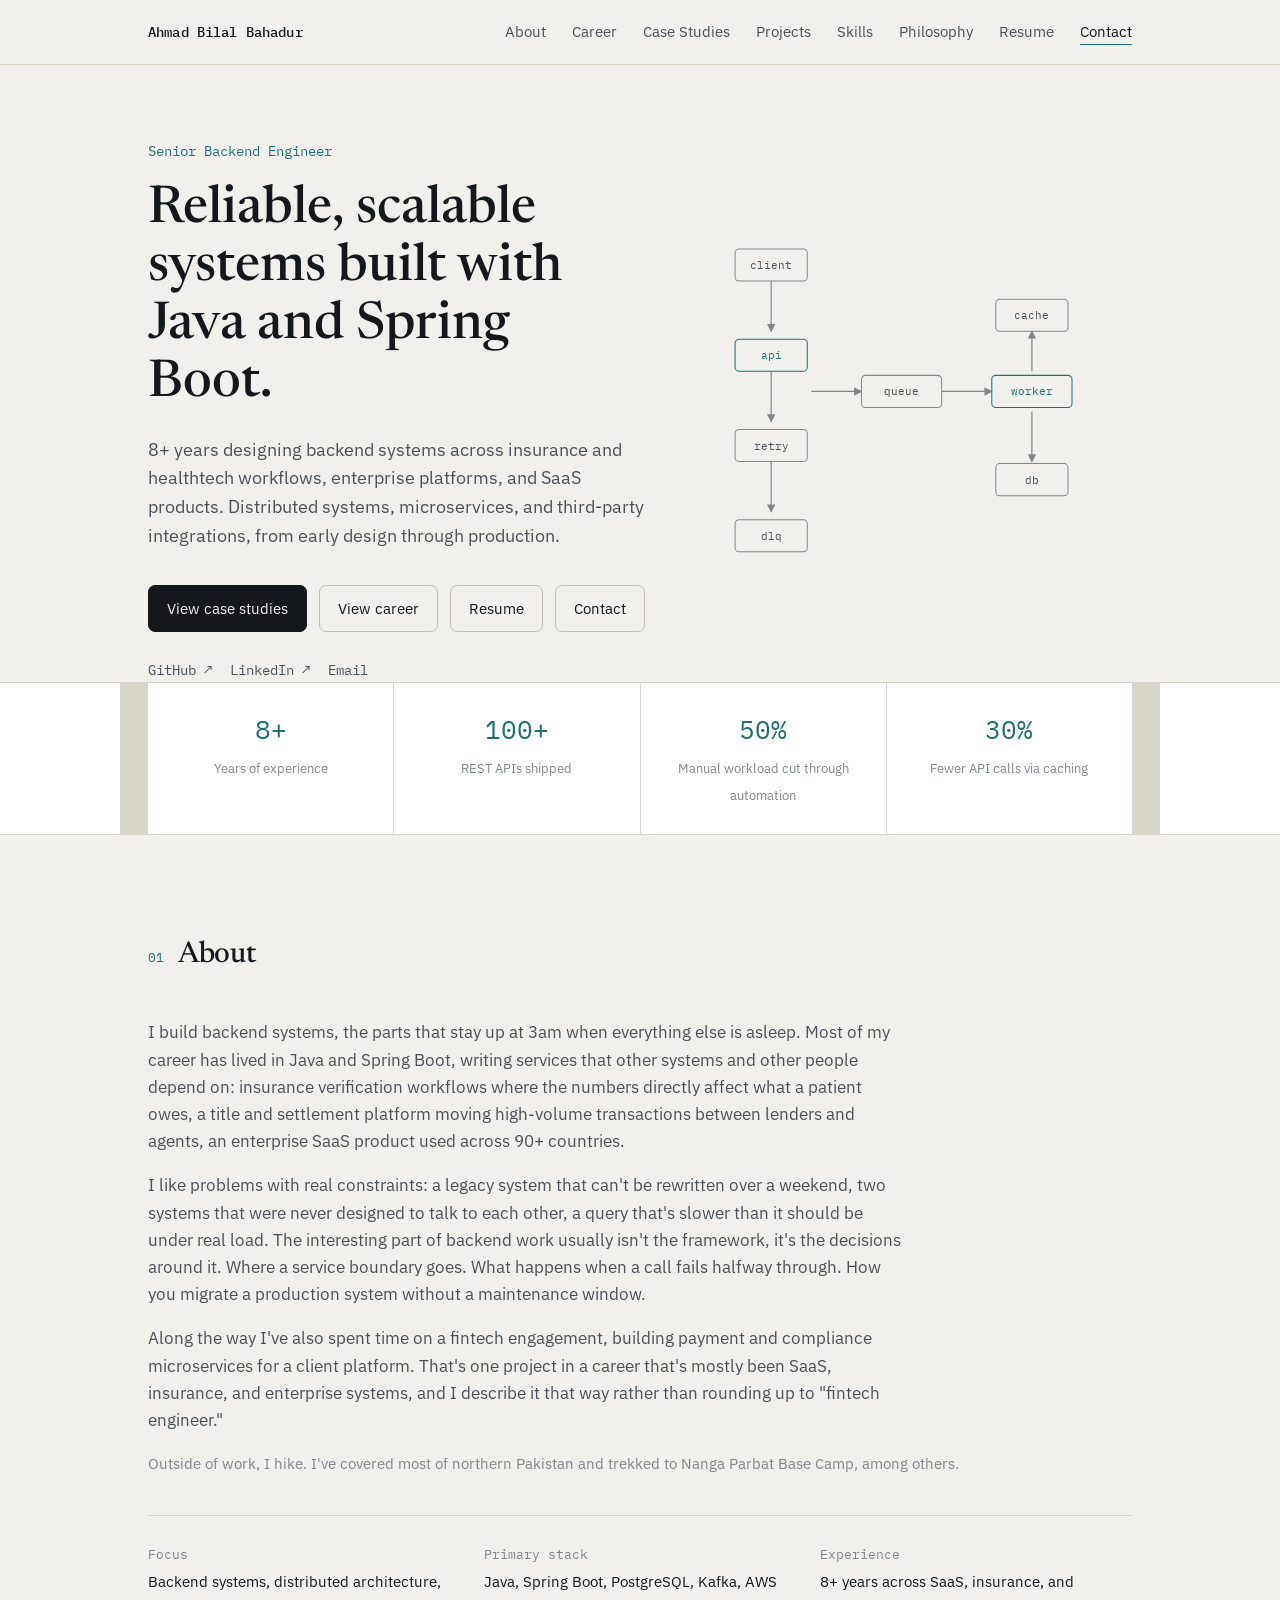
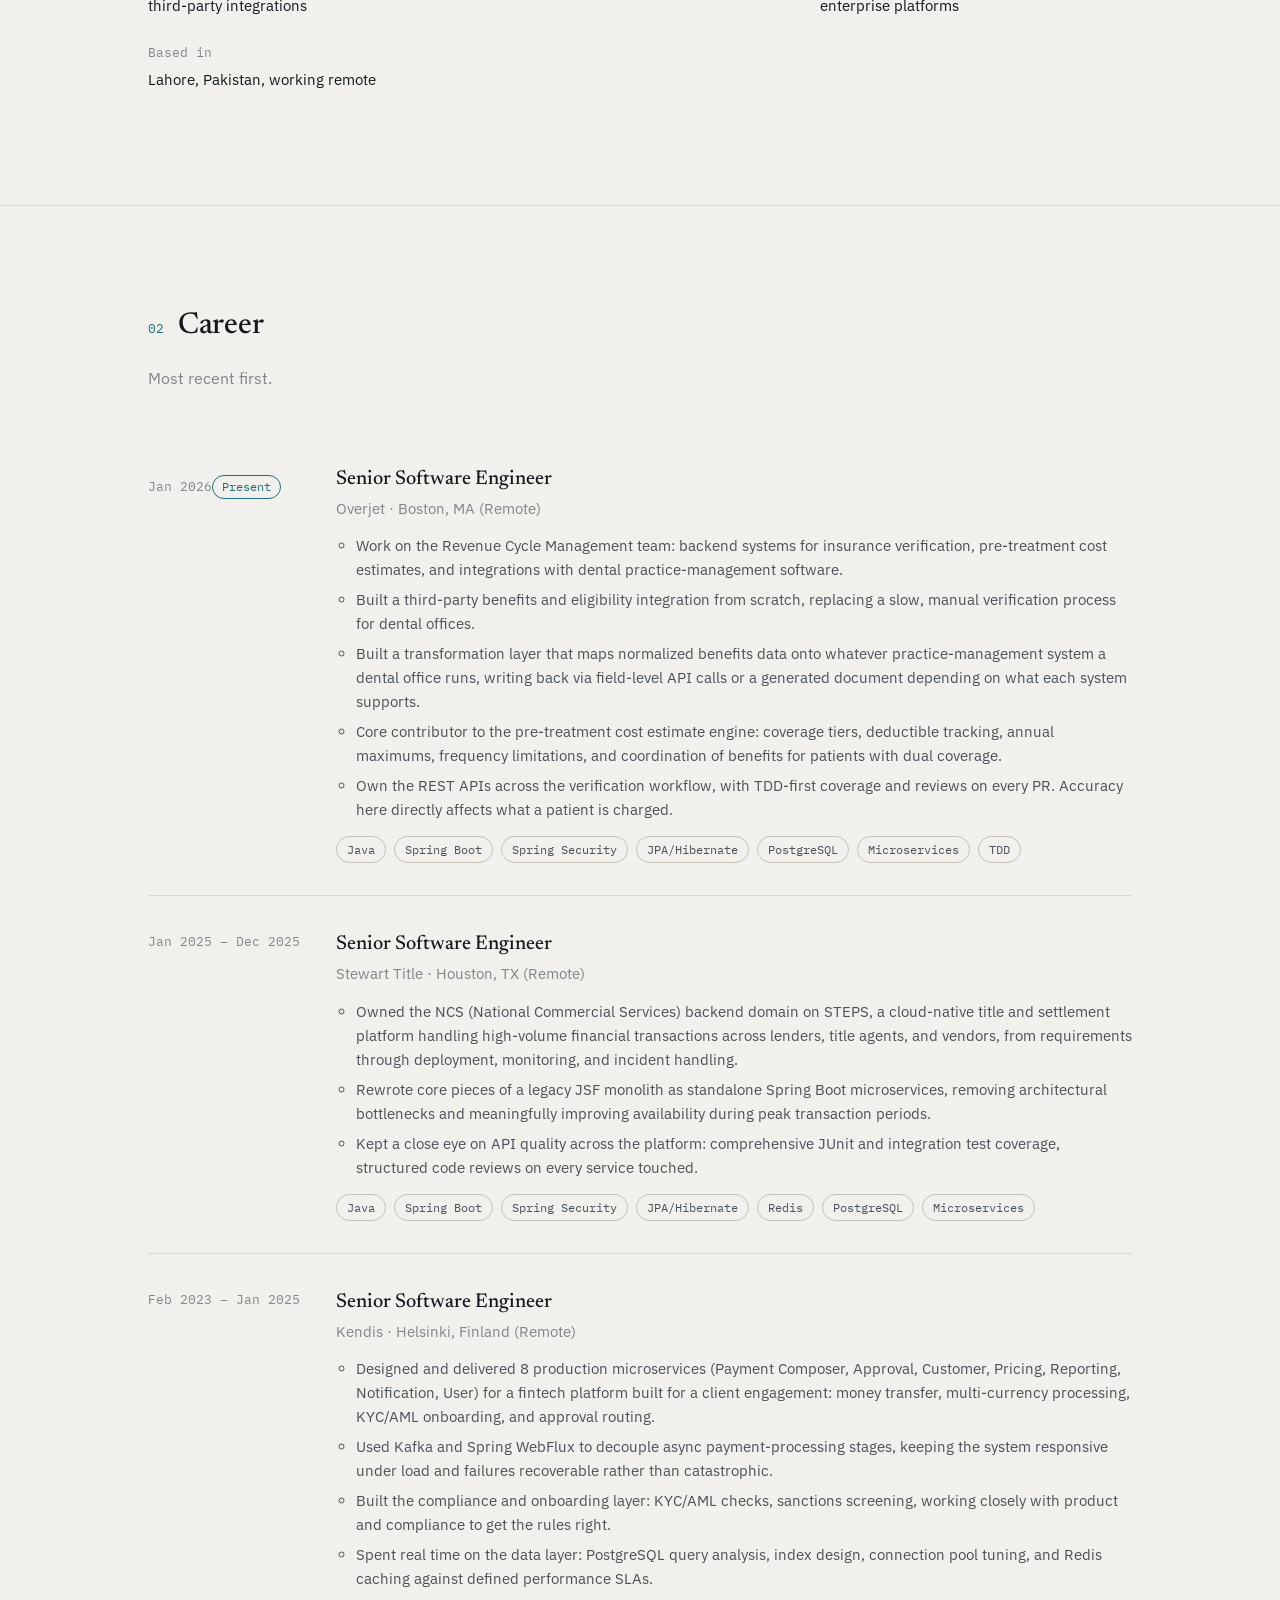
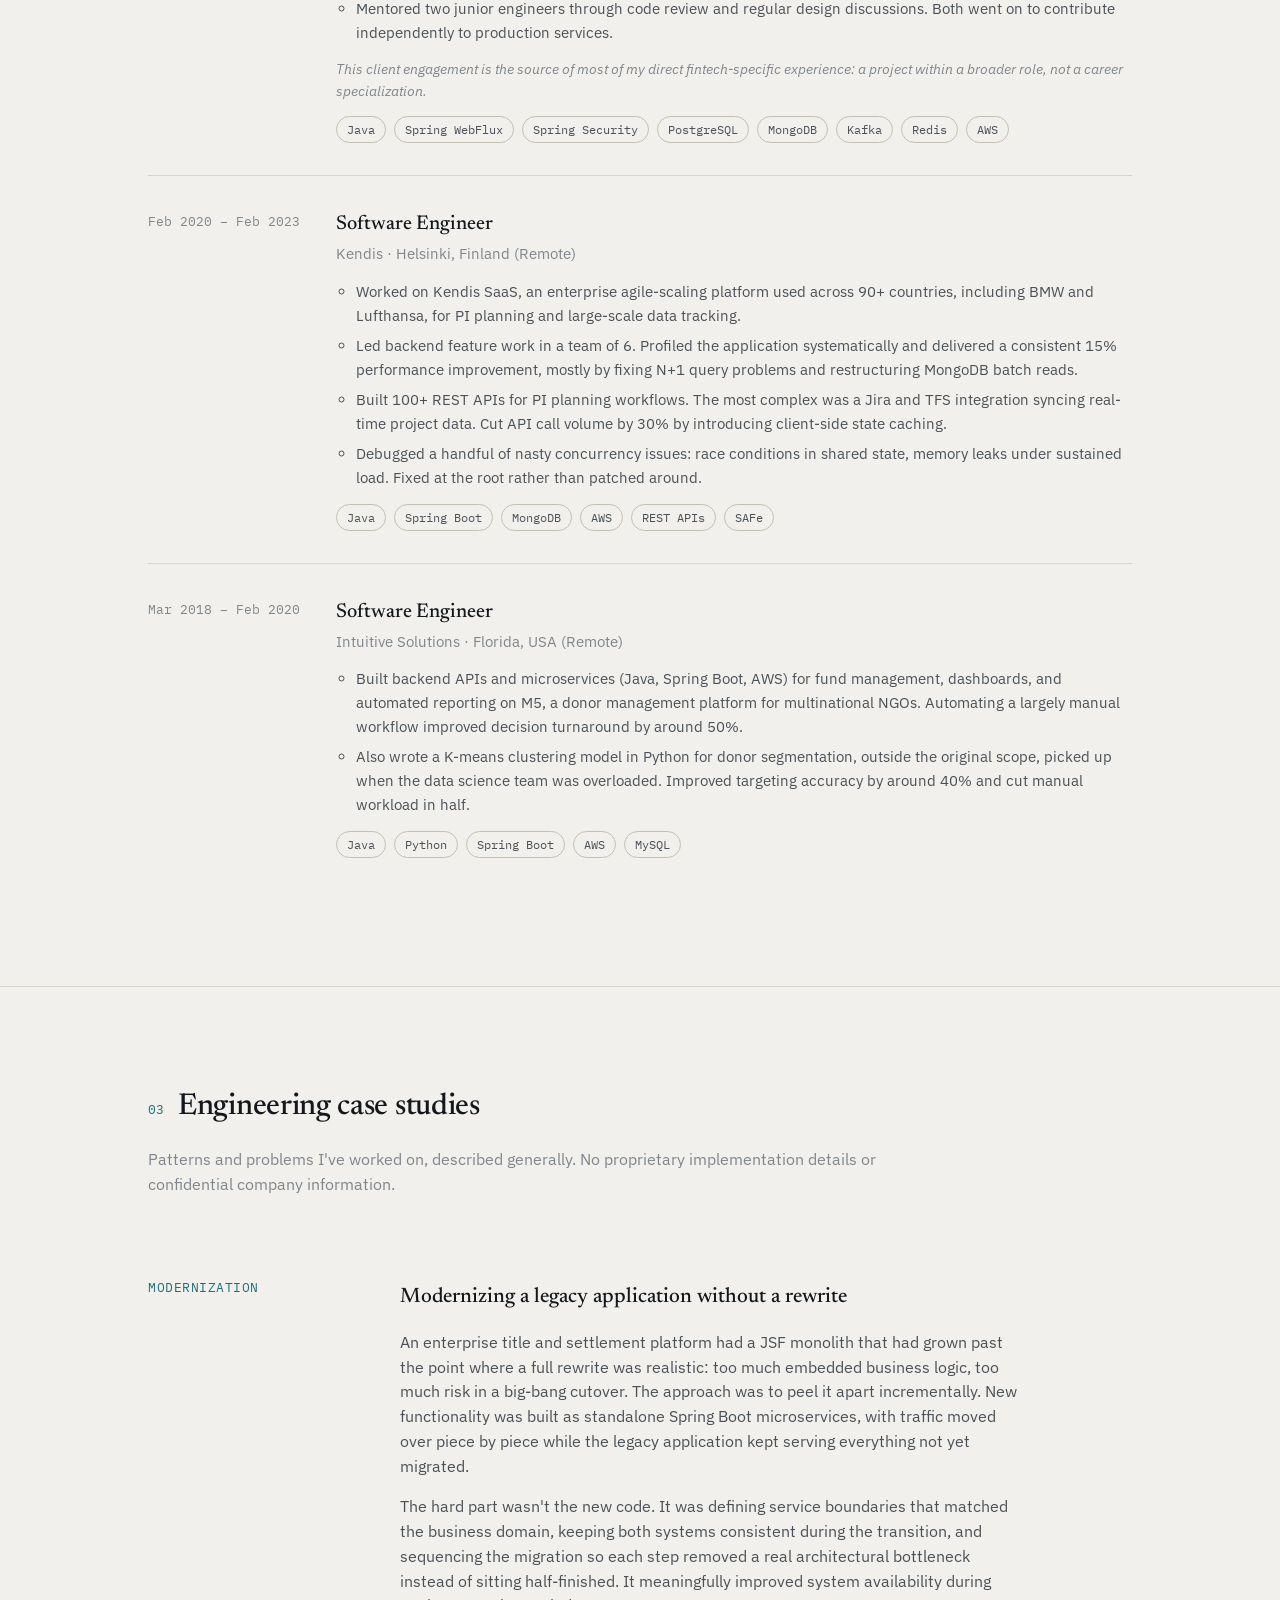
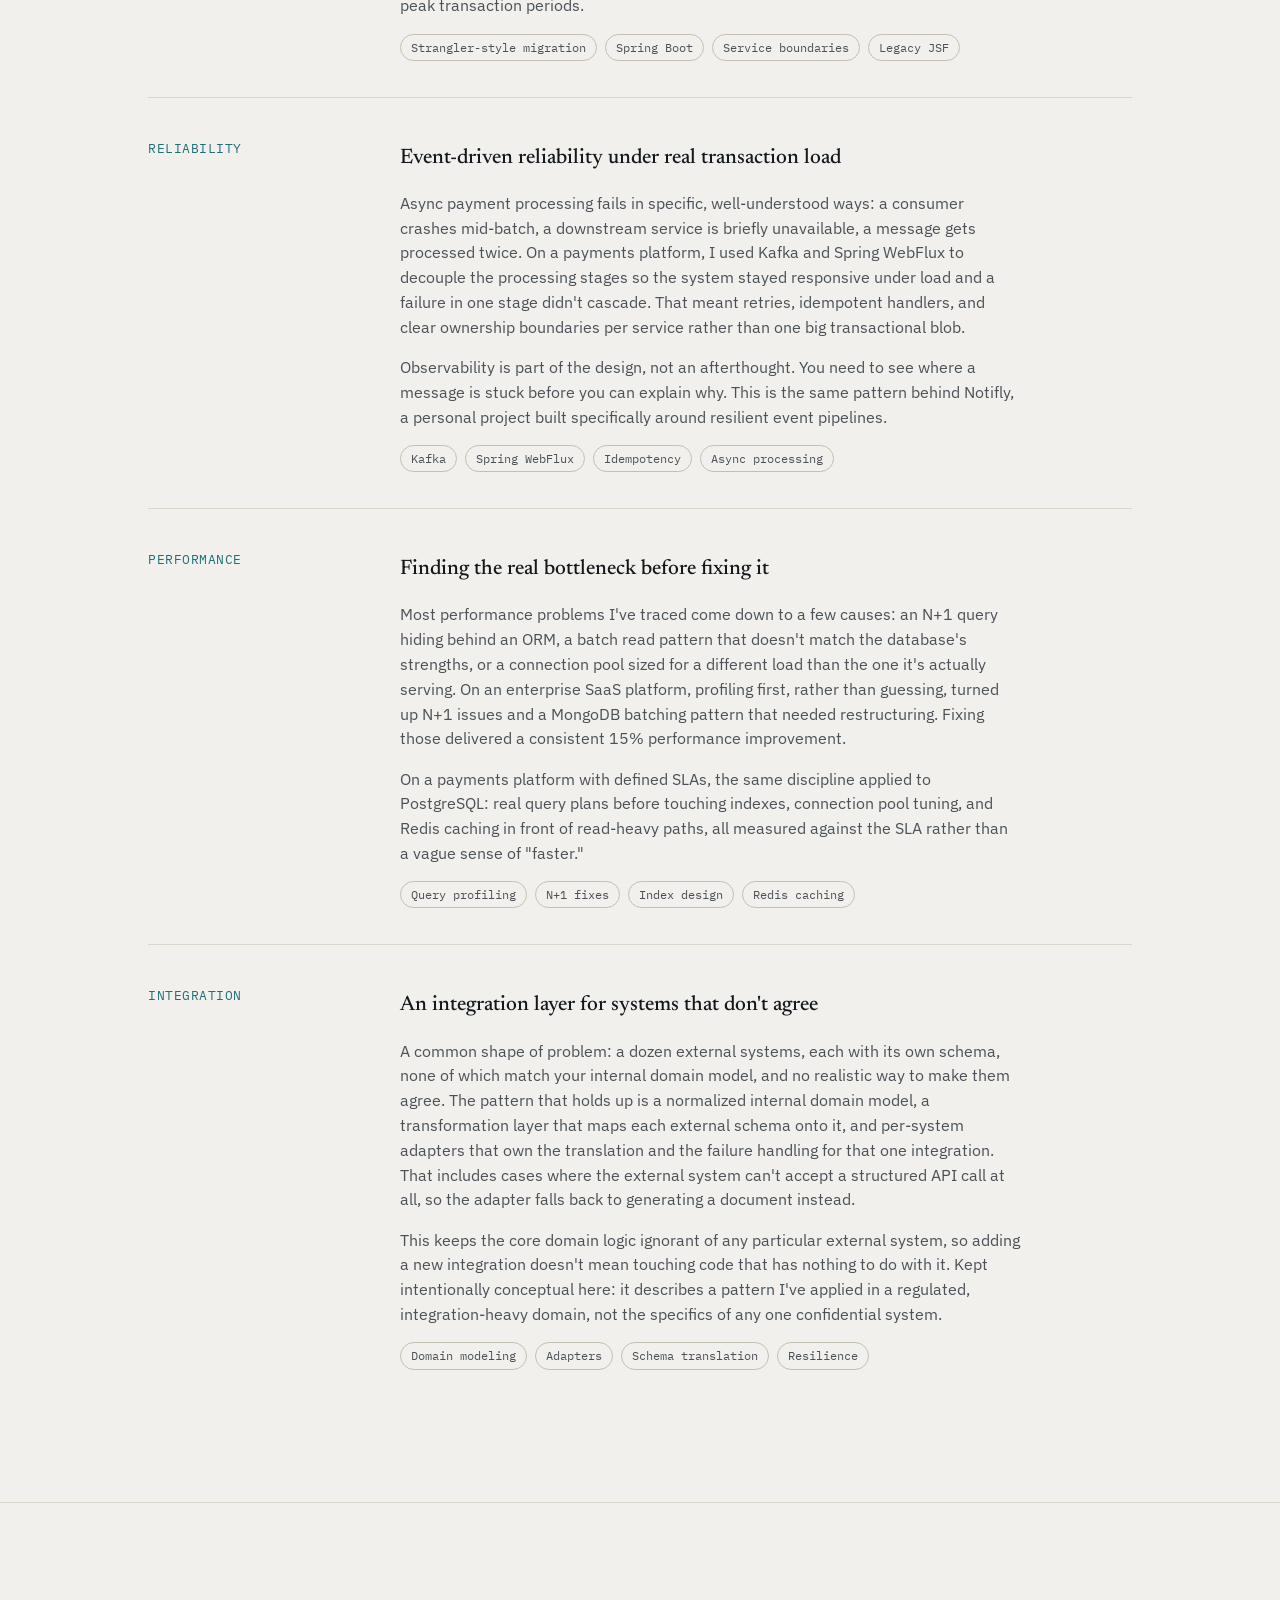
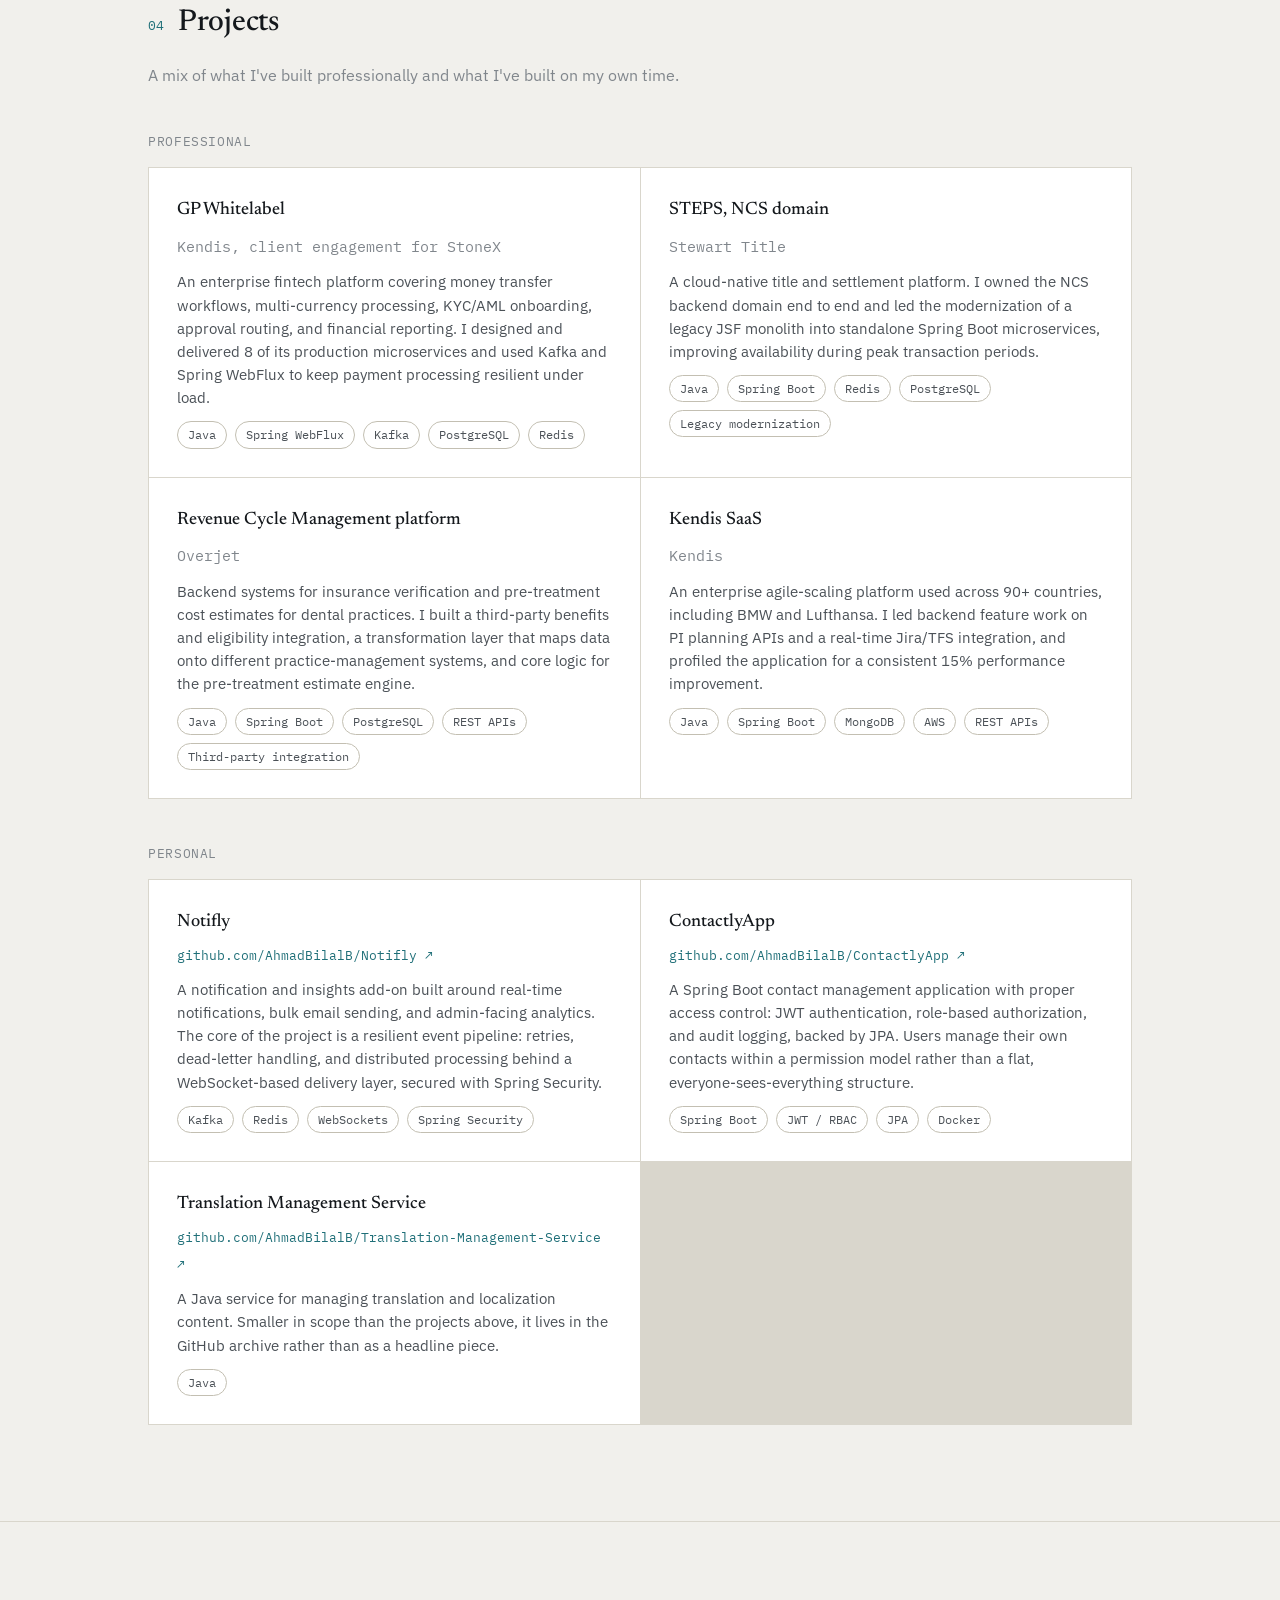
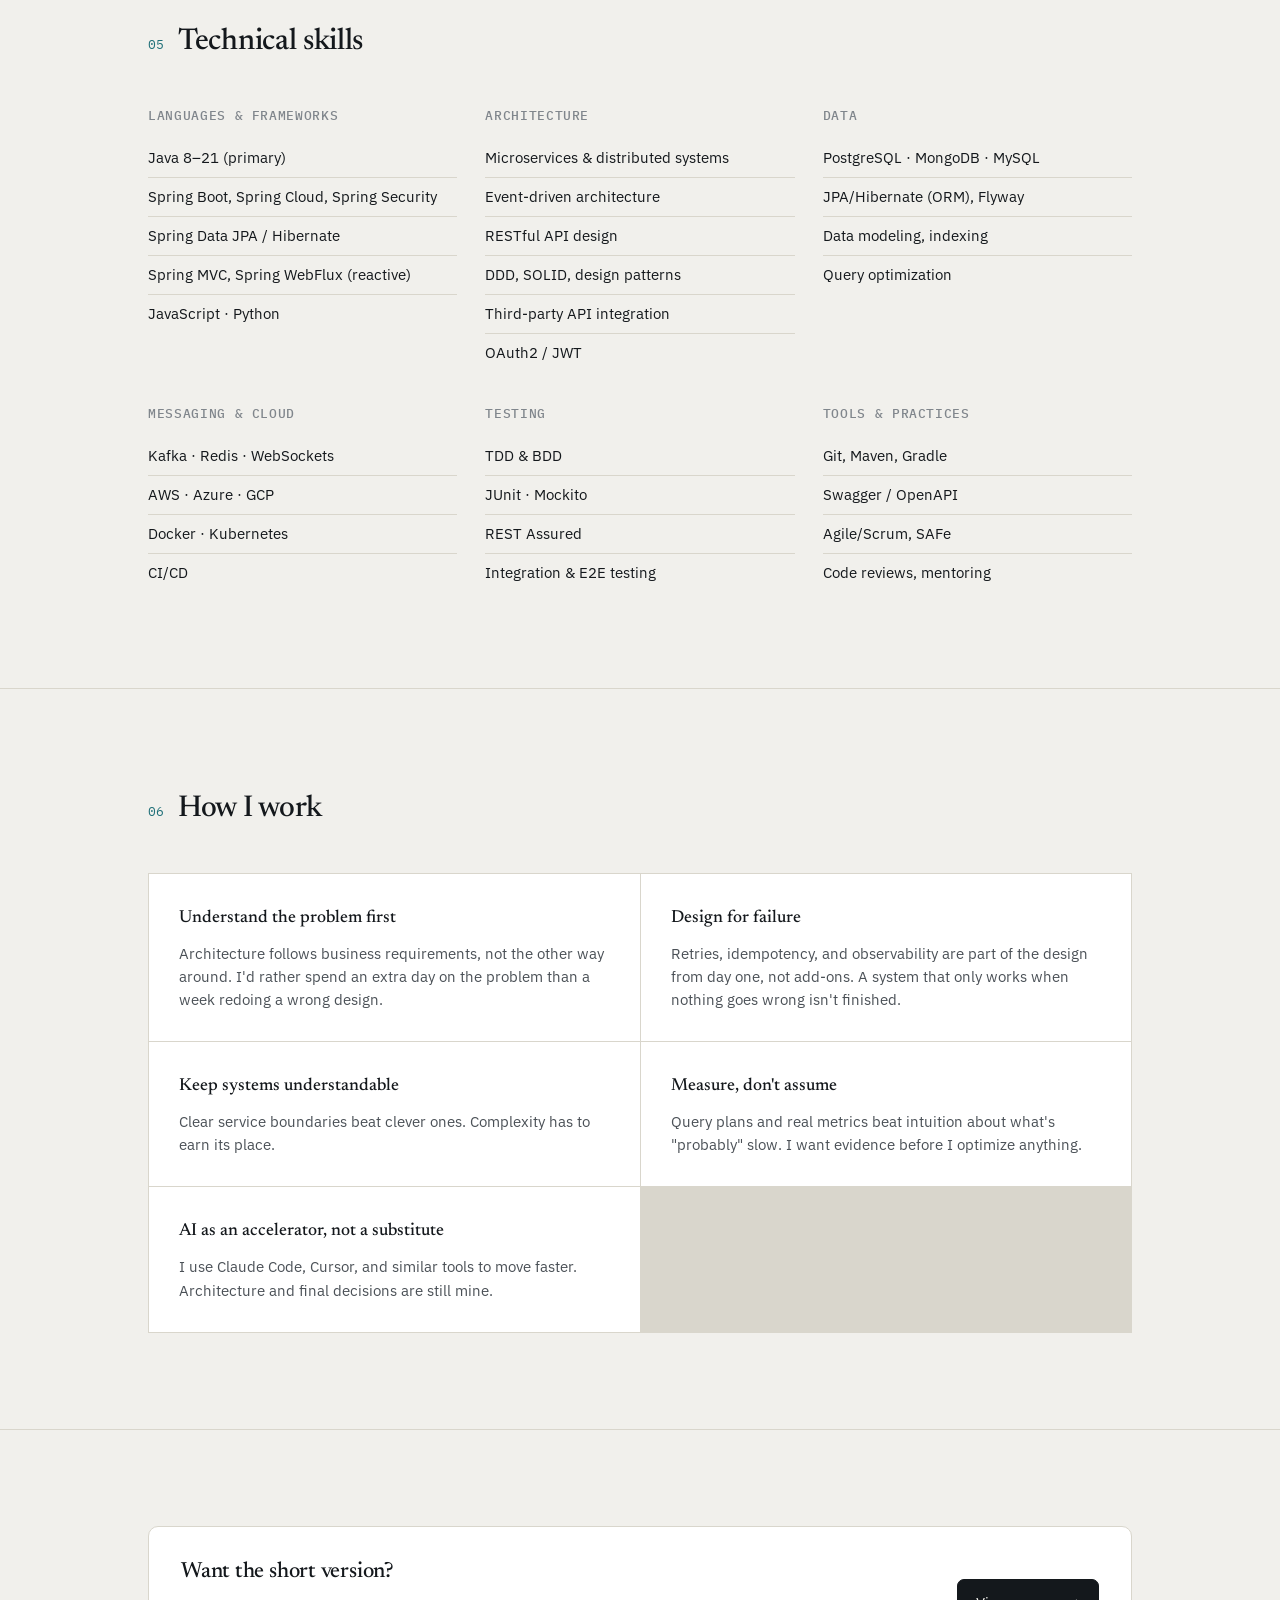
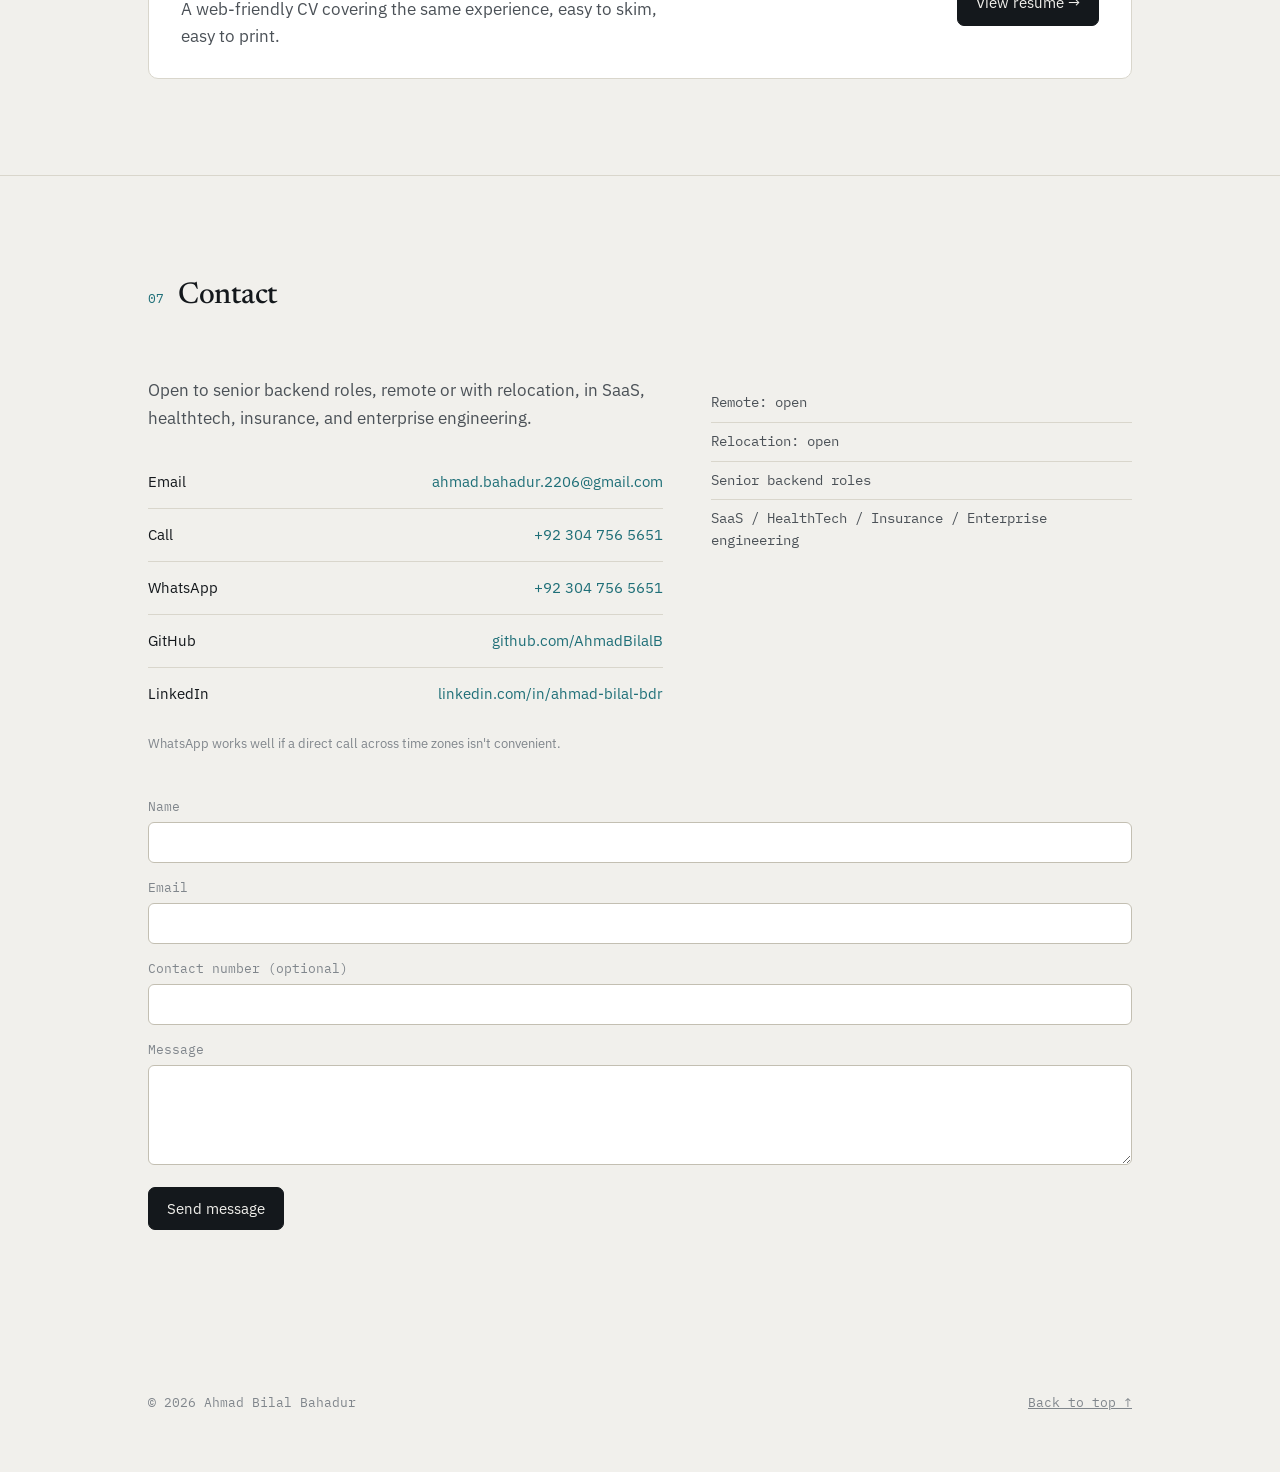
<file: index.html>
<!DOCTYPE html>
<html lang="en">
<head>
<meta charset="UTF-8">
<meta name="viewport" content="width=device-width, initial-scale=1">
<title>Ahmad Bilal Bahadur | Senior Backend Engineer</title>
<meta name="description" content="Ahmad Bilal Bahadur is a Senior Backend Engineer specializing in Java, Spring Boot, distributed systems, microservices, and third-party integrations across SaaS, insurance, and enterprise platforms. Open to remote and relocation roles.">
<meta name="keywords" content="Ahmad Bilal Bahadur, Senior Backend Engineer, Java Developer, Spring Boot Developer, Java Spring Boot Engineer, Senior Java Developer, Backend Engineer Distributed Systems, Microservices Engineer, Remote Java Engineer, Java Developer for Hire">
<meta name="robots" content="index, follow">
<link rel="canonical" href="https://ahmadbilalb.github.io/">
<meta property="og:type" content="website">
<meta property="og:title" content="Ahmad Bilal Bahadur | Senior Backend Engineer">
<meta property="og:description" content="Java, Spring Boot, distributed systems, microservices, and third-party integrations across SaaS, insurance, and enterprise platforms.">
<meta property="og:url" content="https://ahmadbilalb.github.io/">
<meta name="twitter:card" content="summary">
<link rel="preconnect" href="https://fonts.googleapis.com">
<link rel="preconnect" href="https://fonts.gstatic.com" crossorigin>
<link href="https://fonts.googleapis.com/css2?family=Newsreader:opsz,wght@6..72,400;6..72,500;6..72,600&family=IBM+Plex+Sans:wght@400;500;600&family=IBM+Plex+Mono:wght@400;500&display=swap" rel="stylesheet">
<link rel="stylesheet" href="styles.css">
<script type="application/ld+json">
{
  "@context": "https://schema.org",
  "@type": "Person",
  "name": "Ahmad Bilal Bahadur",
  "jobTitle": "Senior Backend Engineer",
  "url": "https://ahmadbilalb.github.io/",
  "email": "mailto:ahmad.bahadur.2206@gmail.com",
  "sameAs": [
    "https://github.com/AhmadBilalB",
    "https://www.linkedin.com/in/ahmad-bilal-bdr/"
  ],
  "knowsAbout": ["Java", "Spring Boot", "Microservices", "Distributed Systems", "Kafka", "PostgreSQL", "REST API Design", "AWS", "System Design"],
  "address": {
    "@type": "PostalAddress",
    "addressLocality": "Lahore",
    "addressCountry": "PK"
  }
}
</script>
</head>
<body>

<nav class="site-nav" aria-label="Primary">
  <div class="wrap">
    <a class="nav-mark" href="#top">Ahmad Bilal Bahadur</a>
    <button class="nav-toggle" id="navToggle" aria-expanded="false" aria-controls="navLinks">☰</button>
    <ul class="nav-links" id="navLinks">
      <li><a href="#about">About</a></li>
      <li><a href="#career">Career</a></li>
      <li><a href="#work">Case Studies</a></li>
      <li><a href="#projects">Projects</a></li>
      <li><a href="#skills">Skills</a></li>
      <li><a href="#philosophy">Philosophy</a></li>
      <li><a href="resume.html">Resume</a></li>
      <li><a href="#contact">Contact</a></li>
    </ul>
  </div>
</nav>

<header class="hero" id="top">
  <div class="wrap">
    <div>
      <p class="eyebrow">Senior Backend Engineer</p>
      <h1>Reliable, scalable systems built with Java and Spring Boot.</h1>
      <p class="hero-sub">8+ years designing backend systems across insurance and healthtech workflows, enterprise platforms, and SaaS products. Distributed systems, microservices, and third-party integrations, from early design through production.</p>
      <div class="hero-ctas">
        <a class="btn btn-primary" href="#work">View case studies</a>
        <a class="btn" href="#career">View career</a>
        <a class="btn" href="resume.html">Resume</a>
        <a class="btn" href="#contact">Contact</a>
      </div>
      <div class="hero-links">
        <a href="https://github.com/AhmadBilalB" target="_blank" rel="noopener">GitHub ↗</a>
        <a href="https://www.linkedin.com/in/ahmad-bilal-bdr/" target="_blank" rel="noopener">LinkedIn ↗</a>
        <a href="mailto:ahmad.bahadur.2206@gmail.com">Email</a>
      </div>
    </div>
    <svg class="hero-diagram" viewBox="0 0 420 340" xmlns="http://www.w3.org/2000/svg" role="img" aria-label="Simplified request flow diagram: client to API to queue to service, with database and cache">
      <defs>
        <marker id="arrow" viewBox="0 0 8 8" refX="7" refY="4" markerWidth="7" markerHeight="7" orient="auto-start-reverse">
          <path d="M0,0 L8,4 L0,8 z" fill="var(--ink-faint)"/>
        </marker>
      </defs>
      <g fill="none" stroke="var(--ink-faint)" stroke-width="1.2">
        <line x1="60" y1="40" x2="60" y2="90" marker-end="url(#arrow)"/>
        <line x1="60" y1="130" x2="60" y2="180" marker-end="url(#arrow)"/>
        <line x1="60" y1="220" x2="60" y2="270" marker-end="url(#arrow)"/>
        <line x1="100" y1="150" x2="150" y2="150" marker-end="url(#arrow)"/>
        <line x1="230" y1="150" x2="280" y2="150" marker-end="url(#arrow)"/>
        <line x1="320" y1="130" x2="320" y2="90" marker-end="url(#arrow)"/>
        <line x1="320" y1="170" x2="320" y2="220" marker-end="url(#arrow)"/>
      </g>
      <g font-family="IBM Plex Mono, monospace" font-size="11" fill="var(--ink-soft)">
        <rect x="24" y="8" width="72" height="32" rx="4" fill="none" stroke="var(--ink-faint)"/>
        <text x="60" y="28" text-anchor="middle">client</text>

        <rect x="24" y="98" width="72" height="32" rx="4" fill="none" stroke="var(--accent)"/>
        <text x="60" y="118" text-anchor="middle" fill="var(--accent)">api</text>

        <rect x="150" y="134" width="80" height="32" rx="4" fill="none" stroke="var(--ink-faint)"/>
        <text x="190" y="154" text-anchor="middle">queue</text>

        <rect x="280" y="134" width="80" height="32" rx="4" fill="none" stroke="var(--accent)"/>
        <text x="320" y="154" text-anchor="middle" fill="var(--accent)">worker</text>

        <rect x="284" y="58" width="72" height="32" rx="4" fill="none" stroke="var(--ink-faint)"/>
        <text x="320" y="78" text-anchor="middle">cache</text>

        <rect x="284" y="222" width="72" height="32" rx="4" fill="none" stroke="var(--ink-faint)"/>
        <text x="320" y="242" text-anchor="middle">db</text>

        <rect x="24" y="188" width="72" height="32" rx="4" fill="none" stroke="var(--ink-faint)"/>
        <text x="60" y="208" text-anchor="middle">retry</text>

        <rect x="24" y="278" width="72" height="32" rx="4" fill="none" stroke="var(--ink-faint)"/>
        <text x="60" y="298" text-anchor="middle">dlq</text>
      </g>
    </svg>
  </div>
</header>

<div class="stats-bar">
  <div class="wrap">
    <div class="stat"><span class="num">8+</span><span class="label">Years of experience</span></div>
    <div class="stat"><span class="num">100+</span><span class="label">REST APIs shipped</span></div>
    <div class="stat"><span class="num">50%</span><span class="label">Manual workload cut through automation</span></div>
    <div class="stat"><span class="num">30%</span><span class="label">Fewer API calls via caching</span></div>
  </div>
</div>

<main>

  <section id="about">
    <div class="wrap">
      <div class="section-head">
        <span class="section-index">01</span>
        <h2 class="section-title">About</h2>
      </div>
      <div class="prose">
        <p>I build backend systems, the parts that stay up at 3am when everything else is asleep. Most of my career has lived in Java and Spring Boot, writing services that other systems and other people depend on: insurance verification workflows where the numbers directly affect what a patient owes, a title and settlement platform moving high-volume transactions between lenders and agents, an enterprise SaaS product used across 90+ countries.</p>
        <p>I like problems with real constraints: a legacy system that can't be rewritten over a weekend, two systems that were never designed to talk to each other, a query that's slower than it should be under real load. The interesting part of backend work usually isn't the framework, it's the decisions around it. Where a service boundary goes. What happens when a call fails halfway through. How you migrate a production system without a maintenance window.</p>
        <p>Along the way I've also spent time on a fintech engagement, building payment and compliance microservices for a client platform. That's one project in a career that's mostly been SaaS, insurance, and enterprise systems, and I describe it that way rather than rounding up to "fintech engineer."</p>
      </div>
      <p class="interests-line">Outside of work, I hike. I've covered most of northern Pakistan and trekked to Nanga Parbat Base Camp, among others.</p>
      <dl class="about-meta">
        <div>
          <dt>Focus</dt>
          <dd>Backend systems, distributed architecture, third-party integrations</dd>
        </div>
        <div>
          <dt>Primary stack</dt>
          <dd>Java, Spring Boot, PostgreSQL, Kafka, AWS</dd>
        </div>
        <div>
          <dt>Experience</dt>
          <dd>8+ years across SaaS, insurance, and enterprise platforms</dd>
        </div>
        <div>
          <dt>Based in</dt>
          <dd>Lahore, Pakistan, working remote</dd>
        </div>
      </dl>
    </div>
  </section>

  <section id="career">
    <div class="wrap">
      <div class="section-head">
        <span class="section-index">02</span>
        <h2 class="section-title">Career</h2>
      </div>
      <p class="section-kicker">Most recent first.</p>

      <ul class="timeline">
        <li class="tl-item">
          <div class="tl-when">Jan 2026<span class="tag">Present</span></div>
          <div>
            <h3 class="tl-role">Senior Software Engineer</h3>
            <p class="tl-org">Overjet · Boston, MA (Remote)</p>
            <ul>
              <li>Work on the Revenue Cycle Management team: backend systems for insurance verification, pre-treatment cost estimates, and integrations with dental practice-management software.</li>
              <li>Built a third-party benefits and eligibility integration from scratch, replacing a slow, manual verification process for dental offices.</li>
              <li>Built a transformation layer that maps normalized benefits data onto whatever practice-management system a dental office runs, writing back via field-level API calls or a generated document depending on what each system supports.</li>
              <li>Core contributor to the pre-treatment cost estimate engine: coverage tiers, deductible tracking, annual maximums, frequency limitations, and coordination of benefits for patients with dual coverage.</li>
              <li>Own the REST APIs across the verification workflow, with TDD-first coverage and reviews on every PR. Accuracy here directly affects what a patient is charged.</li>
            </ul>
            <div class="case-stack">
              <span class="chip">Java</span><span class="chip">Spring Boot</span><span class="chip">Spring Security</span>
              <span class="chip">JPA/Hibernate</span><span class="chip">PostgreSQL</span><span class="chip">Microservices</span>
              <span class="chip">TDD</span>
            </div>
          </div>
        </li>

        <li class="tl-item">
          <div class="tl-when">Jan 2025 – Dec 2025</div>
          <div>
            <h3 class="tl-role">Senior Software Engineer</h3>
            <p class="tl-org">Stewart Title · Houston, TX (Remote)</p>
            <ul>
              <li>Owned the NCS (National Commercial Services) backend domain on STEPS, a cloud-native title and settlement platform handling high-volume financial transactions across lenders, title agents, and vendors, from requirements through deployment, monitoring, and incident handling.</li>
              <li>Rewrote core pieces of a legacy JSF monolith as standalone Spring Boot microservices, removing architectural bottlenecks and meaningfully improving availability during peak transaction periods.</li>
              <li>Kept a close eye on API quality across the platform: comprehensive JUnit and integration test coverage, structured code reviews on every service touched.</li>
            </ul>
            <div class="case-stack">
              <span class="chip">Java</span><span class="chip">Spring Boot</span><span class="chip">Spring Security</span>
              <span class="chip">JPA/Hibernate</span><span class="chip">Redis</span><span class="chip">PostgreSQL</span>
              <span class="chip">Microservices</span>
            </div>
          </div>
        </li>

        <li class="tl-item">
          <div class="tl-when">Feb 2023 – Jan 2025</div>
          <div>
            <h3 class="tl-role">Senior Software Engineer</h3>
            <p class="tl-org">Kendis · Helsinki, Finland (Remote)</p>
            <ul>
              <li>Designed and delivered 8 production microservices (Payment Composer, Approval, Customer, Pricing, Reporting, Notification, User) for a fintech platform built for a client engagement: money transfer, multi-currency processing, KYC/AML onboarding, and approval routing.</li>
              <li>Used Kafka and Spring WebFlux to decouple async payment-processing stages, keeping the system responsive under load and failures recoverable rather than catastrophic.</li>
              <li>Built the compliance and onboarding layer: KYC/AML checks, sanctions screening, working closely with product and compliance to get the rules right.</li>
              <li>Spent real time on the data layer: PostgreSQL query analysis, index design, connection pool tuning, and Redis caching against defined performance SLAs.</li>
              <li>Mentored two junior engineers through code review and regular design discussions. Both went on to contribute independently to production services.</li>
            </ul>
            <p class="tl-note">This client engagement is the source of most of my direct fintech-specific experience: a project within a broader role, not a career specialization.</p>
            <div class="case-stack">
              <span class="chip">Java</span><span class="chip">Spring WebFlux</span><span class="chip">Spring Security</span>
              <span class="chip">PostgreSQL</span><span class="chip">MongoDB</span><span class="chip">Kafka</span>
              <span class="chip">Redis</span><span class="chip">AWS</span>
            </div>
          </div>
        </li>

        <li class="tl-item">
          <div class="tl-when">Feb 2020 – Feb 2023</div>
          <div>
            <h3 class="tl-role">Software Engineer</h3>
            <p class="tl-org">Kendis · Helsinki, Finland (Remote)</p>
            <ul>
              <li>Worked on Kendis SaaS, an enterprise agile-scaling platform used across 90+ countries, including BMW and Lufthansa, for PI planning and large-scale data tracking.</li>
              <li>Led backend feature work in a team of 6. Profiled the application systematically and delivered a consistent 15% performance improvement, mostly by fixing N+1 query problems and restructuring MongoDB batch reads.</li>
              <li>Built 100+ REST APIs for PI planning workflows. The most complex was a Jira and TFS integration syncing real-time project data. Cut API call volume by 30% by introducing client-side state caching.</li>
              <li>Debugged a handful of nasty concurrency issues: race conditions in shared state, memory leaks under sustained load. Fixed at the root rather than patched around.</li>
            </ul>
            <div class="case-stack">
              <span class="chip">Java</span><span class="chip">Spring Boot</span><span class="chip">MongoDB</span>
              <span class="chip">AWS</span><span class="chip">REST APIs</span><span class="chip">SAFe</span>
            </div>
          </div>
        </li>

        <li class="tl-item">
          <div class="tl-when">Mar 2018 – Feb 2020</div>
          <div>
            <h3 class="tl-role">Software Engineer</h3>
            <p class="tl-org">Intuitive Solutions · Florida, USA (Remote)</p>
            <ul>
              <li>Built backend APIs and microservices (Java, Spring Boot, AWS) for fund management, dashboards, and automated reporting on M5, a donor management platform for multinational NGOs. Automating a largely manual workflow improved decision turnaround by around 50%.</li>
              <li>Also wrote a K-means clustering model in Python for donor segmentation, outside the original scope, picked up when the data science team was overloaded. Improved targeting accuracy by around 40% and cut manual workload in half.</li>
            </ul>
            <div class="case-stack">
              <span class="chip">Java</span><span class="chip">Python</span><span class="chip">Spring Boot</span>
              <span class="chip">AWS</span><span class="chip">MySQL</span>
            </div>
          </div>
        </li>
      </ul>
    </div>
  </section>

  <section id="work">
    <div class="wrap">
      <div class="section-head">
        <span class="section-index">03</span>
        <h2 class="section-title">Engineering case studies</h2>
      </div>
      <p class="section-kicker">Patterns and problems I've worked on, described generally. No proprietary implementation details or confidential company information.</p>

      <div class="case-list">
        <article class="case">
          <div><span class="case-tag">Modernization</span></div>
          <div>
            <h3>Modernizing a legacy application without a rewrite</h3>
            <p>An enterprise title and settlement platform had a JSF monolith that had grown past the point where a full rewrite was realistic: too much embedded business logic, too much risk in a big-bang cutover. The approach was to peel it apart incrementally. New functionality was built as standalone Spring Boot microservices, with traffic moved over piece by piece while the legacy application kept serving everything not yet migrated.</p>
            <p>The hard part wasn't the new code. It was defining service boundaries that matched the business domain, keeping both systems consistent during the transition, and sequencing the migration so each step removed a real architectural bottleneck instead of sitting half-finished. It meaningfully improved system availability during peak transaction periods.</p>
            <div class="case-stack">
              <span class="chip">Strangler-style migration</span><span class="chip">Spring Boot</span>
              <span class="chip">Service boundaries</span><span class="chip">Legacy JSF</span>
            </div>
          </div>
        </article>

        <article class="case">
          <div><span class="case-tag">Reliability</span></div>
          <div>
            <h3>Event-driven reliability under real transaction load</h3>
            <p>Async payment processing fails in specific, well-understood ways: a consumer crashes mid-batch, a downstream service is briefly unavailable, a message gets processed twice. On a payments platform, I used Kafka and Spring WebFlux to decouple the processing stages so the system stayed responsive under load and a failure in one stage didn't cascade. That meant retries, idempotent handlers, and clear ownership boundaries per service rather than one big transactional blob.</p>
            <p>Observability is part of the design, not an afterthought. You need to see where a message is stuck before you can explain why. This is the same pattern behind Notifly, a personal project built specifically around resilient event pipelines.</p>
            <div class="case-stack">
              <span class="chip">Kafka</span><span class="chip">Spring WebFlux</span>
              <span class="chip">Idempotency</span><span class="chip">Async processing</span>
            </div>
          </div>
        </article>

        <article class="case">
          <div><span class="case-tag">Performance</span></div>
          <div>
            <h3>Finding the real bottleneck before fixing it</h3>
            <p>Most performance problems I've traced come down to a few causes: an N+1 query hiding behind an ORM, a batch read pattern that doesn't match the database's strengths, or a connection pool sized for a different load than the one it's actually serving. On an enterprise SaaS platform, profiling first, rather than guessing, turned up N+1 issues and a MongoDB batching pattern that needed restructuring. Fixing those delivered a consistent 15% performance improvement.</p>
            <p>On a payments platform with defined SLAs, the same discipline applied to PostgreSQL: real query plans before touching indexes, connection pool tuning, and Redis caching in front of read-heavy paths, all measured against the SLA rather than a vague sense of "faster."</p>
            <div class="case-stack">
              <span class="chip">Query profiling</span><span class="chip">N+1 fixes</span>
              <span class="chip">Index design</span><span class="chip">Redis caching</span>
            </div>
          </div>
        </article>

        <article class="case">
          <div><span class="case-tag">Integration</span></div>
          <div>
            <h3>An integration layer for systems that don't agree</h3>
            <p>A common shape of problem: a dozen external systems, each with its own schema, none of which match your internal domain model, and no realistic way to make them agree. The pattern that holds up is a normalized internal domain model, a transformation layer that maps each external schema onto it, and per-system adapters that own the translation and the failure handling for that one integration. That includes cases where the external system can't accept a structured API call at all, so the adapter falls back to generating a document instead.</p>
            <p>This keeps the core domain logic ignorant of any particular external system, so adding a new integration doesn't mean touching code that has nothing to do with it. Kept intentionally conceptual here: it describes a pattern I've applied in a regulated, integration-heavy domain, not the specifics of any one confidential system.</p>
            <div class="case-stack">
              <span class="chip">Domain modeling</span><span class="chip">Adapters</span>
              <span class="chip">Schema translation</span><span class="chip">Resilience</span>
            </div>
          </div>
        </article>
      </div>
    </div>
  </section>

  <section id="projects">
    <div class="wrap">
      <div class="section-head">
        <span class="section-index">04</span>
        <h2 class="section-title">Projects</h2>
      </div>
      <p class="section-kicker">A mix of what I've built professionally and what I've built on my own time.</p>

      <p class="proj-subhead">Professional</p>
      <div class="proj-grid">
        <div class="proj">
          <h3>GP Whitelabel</h3>
          <p class="proj-context">Kendis, client engagement for StoneX</p>
          <p>An enterprise fintech platform covering money transfer workflows, multi-currency processing, KYC/AML onboarding, approval routing, and financial reporting. I designed and delivered 8 of its production microservices and used Kafka and Spring WebFlux to keep payment processing resilient under load.</p>
          <div class="case-stack">
            <span class="chip">Java</span><span class="chip">Spring WebFlux</span><span class="chip">Kafka</span><span class="chip">PostgreSQL</span><span class="chip">Redis</span>
          </div>
        </div>

        <div class="proj">
          <h3>STEPS, NCS domain</h3>
          <p class="proj-context">Stewart Title</p>
          <p>A cloud-native title and settlement platform. I owned the NCS backend domain end to end and led the modernization of a legacy JSF monolith into standalone Spring Boot microservices, improving availability during peak transaction periods.</p>
          <div class="case-stack">
            <span class="chip">Java</span><span class="chip">Spring Boot</span><span class="chip">Redis</span><span class="chip">PostgreSQL</span><span class="chip">Legacy modernization</span>
          </div>
        </div>

        <div class="proj">
          <h3>Revenue Cycle Management platform</h3>
          <p class="proj-context">Overjet</p>
          <p>Backend systems for insurance verification and pre-treatment cost estimates for dental practices. I built a third-party benefits and eligibility integration, a transformation layer that maps data onto different practice-management systems, and core logic for the pre-treatment estimate engine.</p>
          <div class="case-stack">
            <span class="chip">Java</span><span class="chip">Spring Boot</span><span class="chip">PostgreSQL</span><span class="chip">REST APIs</span><span class="chip">Third-party integration</span>
          </div>
        </div>

        <div class="proj">
          <h3>Kendis SaaS</h3>
          <p class="proj-context">Kendis</p>
          <p>An enterprise agile-scaling platform used across 90+ countries, including BMW and Lufthansa. I led backend feature work on PI planning APIs and a real-time Jira/TFS integration, and profiled the application for a consistent 15% performance improvement.</p>
          <div class="case-stack">
            <span class="chip">Java</span><span class="chip">Spring Boot</span><span class="chip">MongoDB</span><span class="chip">AWS</span><span class="chip">REST APIs</span>
          </div>
        </div>
      </div>

      <p class="proj-subhead">Personal</p>
      <div class="proj-grid">
        <div class="proj">
          <h3>Notifly</h3>
          <a class="repo-link" href="https://github.com/AhmadBilalB/Notifly" target="_blank" rel="noopener">github.com/AhmadBilalB/Notifly ↗</a>
          <p>A notification and insights add-on built around real-time notifications, bulk email sending, and admin-facing analytics. The core of the project is a resilient event pipeline: retries, dead-letter handling, and distributed processing behind a WebSocket-based delivery layer, secured with Spring Security.</p>
          <div class="case-stack">
            <span class="chip">Kafka</span><span class="chip">Redis</span><span class="chip">WebSockets</span><span class="chip">Spring Security</span>
          </div>
        </div>

        <div class="proj">
          <h3>ContactlyApp</h3>
          <a class="repo-link" href="https://github.com/AhmadBilalB/ContactlyApp" target="_blank" rel="noopener">github.com/AhmadBilalB/ContactlyApp ↗</a>
          <p>A Spring Boot contact management application with proper access control: JWT authentication, role-based authorization, and audit logging, backed by JPA. Users manage their own contacts within a permission model rather than a flat, everyone-sees-everything structure.</p>
          <div class="case-stack">
            <span class="chip">Spring Boot</span><span class="chip">JWT / RBAC</span><span class="chip">JPA</span><span class="chip">Docker</span>
          </div>
        </div>

        <div class="proj">
          <h3>Translation Management Service</h3>
          <a class="repo-link" href="https://github.com/AhmadBilalB/Translation-Management-Service" target="_blank" rel="noopener">github.com/AhmadBilalB/Translation-Management-Service ↗</a>
          <p>A Java service for managing translation and localization content. Smaller in scope than the projects above, it lives in the GitHub archive rather than as a headline piece.</p>
          <div class="case-stack"><span class="chip">Java</span></div>
        </div>
      </div>
    </div>
  </section>

  <section id="skills">
    <div class="wrap">
      <div class="section-head">
        <span class="section-index">05</span>
        <h2 class="section-title">Technical skills</h2>
      </div>

      <div class="skill-grid">
        <div class="skill-group">
          <h3>Languages &amp; frameworks</h3>
          <ul>
            <li>Java 8–21 (primary)</li>
            <li>Spring Boot, Spring Cloud, Spring Security</li>
            <li>Spring Data JPA / Hibernate</li>
            <li>Spring MVC, Spring WebFlux (reactive)</li>
            <li>JavaScript · Python</li>
          </ul>
        </div>
        <div class="skill-group">
          <h3>Architecture</h3>
          <ul>
            <li>Microservices &amp; distributed systems</li>
            <li>Event-driven architecture</li>
            <li>RESTful API design</li>
            <li>DDD, SOLID, design patterns</li>
            <li>Third-party API integration</li>
            <li>OAuth2 / JWT</li>
          </ul>
        </div>
        <div class="skill-group">
          <h3>Data</h3>
          <ul>
            <li>PostgreSQL · MongoDB · MySQL</li>
            <li>JPA/Hibernate (ORM), Flyway</li>
            <li>Data modeling, indexing</li>
            <li>Query optimization</li>
          </ul>
        </div>
        <div class="skill-group">
          <h3>Messaging &amp; cloud</h3>
          <ul>
            <li>Kafka · Redis · WebSockets</li>
            <li>AWS · Azure · GCP</li>
            <li>Docker · Kubernetes</li>
            <li>CI/CD</li>
          </ul>
        </div>
        <div class="skill-group">
          <h3>Testing</h3>
          <ul>
            <li>TDD &amp; BDD</li>
            <li>JUnit · Mockito</li>
            <li>REST Assured</li>
            <li>Integration &amp; E2E testing</li>
          </ul>
        </div>
        <div class="skill-group">
          <h3>Tools &amp; practices</h3>
          <ul>
            <li>Git, Maven, Gradle</li>
            <li>Swagger / OpenAPI</li>
            <li>Agile/Scrum, SAFe</li>
            <li>Code reviews, mentoring</li>
          </ul>
        </div>
      </div>
    </div>
  </section>

  <section id="philosophy">
    <div class="wrap">
      <div class="section-head">
        <span class="section-index">06</span>
        <h2 class="section-title">How I work</h2>
      </div>

      <div class="principles">
        <div class="principle">
          <h3>Understand the problem first</h3>
          <p>Architecture follows business requirements, not the other way around. I'd rather spend an extra day on the problem than a week redoing a wrong design.</p>
        </div>
        <div class="principle">
          <h3>Design for failure</h3>
          <p>Retries, idempotency, and observability are part of the design from day one, not add-ons. A system that only works when nothing goes wrong isn't finished.</p>
        </div>
        <div class="principle">
          <h3>Keep systems understandable</h3>
          <p>Clear service boundaries beat clever ones. Complexity has to earn its place.</p>
        </div>
        <div class="principle">
          <h3>Measure, don't assume</h3>
          <p>Query plans and real metrics beat intuition about what's "probably" slow. I want evidence before I optimize anything.</p>
        </div>
        <div class="principle">
          <h3>AI as an accelerator, not a substitute</h3>
          <p>I use Claude Code, Cursor, and similar tools to move faster. Architecture and final decisions are still mine.</p>
        </div>
      </div>
    </div>
  </section>

  <section id="resume-cta-section">
    <div class="wrap">
      <div class="resume-cta">
        <div>
          <h2 class="section-title" style="font-size:22px;margin-bottom:6px;">Want the short version?</h2>
          <p>A web-friendly CV covering the same experience, easy to skim, easy to print.</p>
        </div>
        <a class="btn btn-primary" href="resume.html">View resume →</a>
      </div>
    </div>
  </section>

  <section id="contact">
    <div class="wrap">
      <div class="section-head">
        <span class="section-index">07</span>
        <h2 class="section-title">Contact</h2>
      </div>
      <div class="contact-grid">
        <div>
          <p class="prose">Open to senior backend roles, remote or with relocation, in SaaS, healthtech, insurance, and enterprise engineering.</p>
          <ul class="contact-list">
            <li><span>Email</span><a href="mailto:ahmad.bahadur.2206@gmail.com">ahmad.bahadur.2206@gmail.com</a></li>
            <li><span>Call</span><a href="tel:+923047565651">+92 304 756 5651</a></li>
            <li><span>WhatsApp</span><a href="https://wa.me/923047565651" target="_blank" rel="noopener">+92 304 756 5651</a></li>
            <li><span>GitHub</span><a href="https://github.com/AhmadBilalB" target="_blank" rel="noopener">github.com/AhmadBilalB</a></li>
            <li><span>LinkedIn</span><a href="https://www.linkedin.com/in/ahmad-bilal-bdr/" target="_blank" rel="noopener">linkedin.com/in/ahmad-bilal-bdr</a></li>
          </ul>
          <p style="font-size:13px;color:var(--ink-faint);margin-top:14px;">WhatsApp works well if a direct call across time zones isn't convenient.</p>
        </div>
        <div>
          <ul class="avail-list">
            <li>Remote: open</li>
            <li>Relocation: open</li>
            <li>Senior backend roles</li>
            <li>SaaS / HealthTech / Insurance / Enterprise engineering</li>
          </ul>
        </div>
      </div>

      <form
        class="contact-form"
        id="contactForm"
        action="https://docs.google.com/forms/d/e/1FAIpQLSdjcRT_eNhjK4hQEC9P-yNFYy7DwKwh8bucAup__pljJMVUYA/formResponse"
        method="POST"
        target="hidden_iframe"
      >
        <div>
          <label for="cf-name">Name</label>
          <input id="cf-name" name="entry.1292042460" type="text" required>
        </div>
        <div>
          <label for="cf-email">Email</label>
          <input id="cf-email" name="entry.1970477381" type="email" required>
        </div>
        <div>
          <label for="cf-phone">Contact number (optional)</label>
          <input id="cf-phone" name="entry.237621516" type="tel">
        </div>
        <div>
          <label for="cf-message">Message</label>
          <textarea id="cf-message" name="entry.620542727" required></textarea>
        </div>
        <button class="btn btn-primary" type="submit">Send message</button>
        <p id="cfStatus" class="cf-status" role="status" aria-live="polite"></p>
      </form>
      <iframe name="hidden_iframe" id="hidden_iframe" style="display:none;"></iframe>
    </div>
  </section>

</main>

<footer>
  <div class="wrap" style="display:flex;justify-content:space-between;width:100%;flex-wrap:wrap;gap:10px;">
    <span>© 2026 Ahmad Bilal Bahadur</span>
    <a href="#top">Back to top ↑</a>
  </div>
</footer>

<script src="script.js"></script>
</body>
</html>
</file>
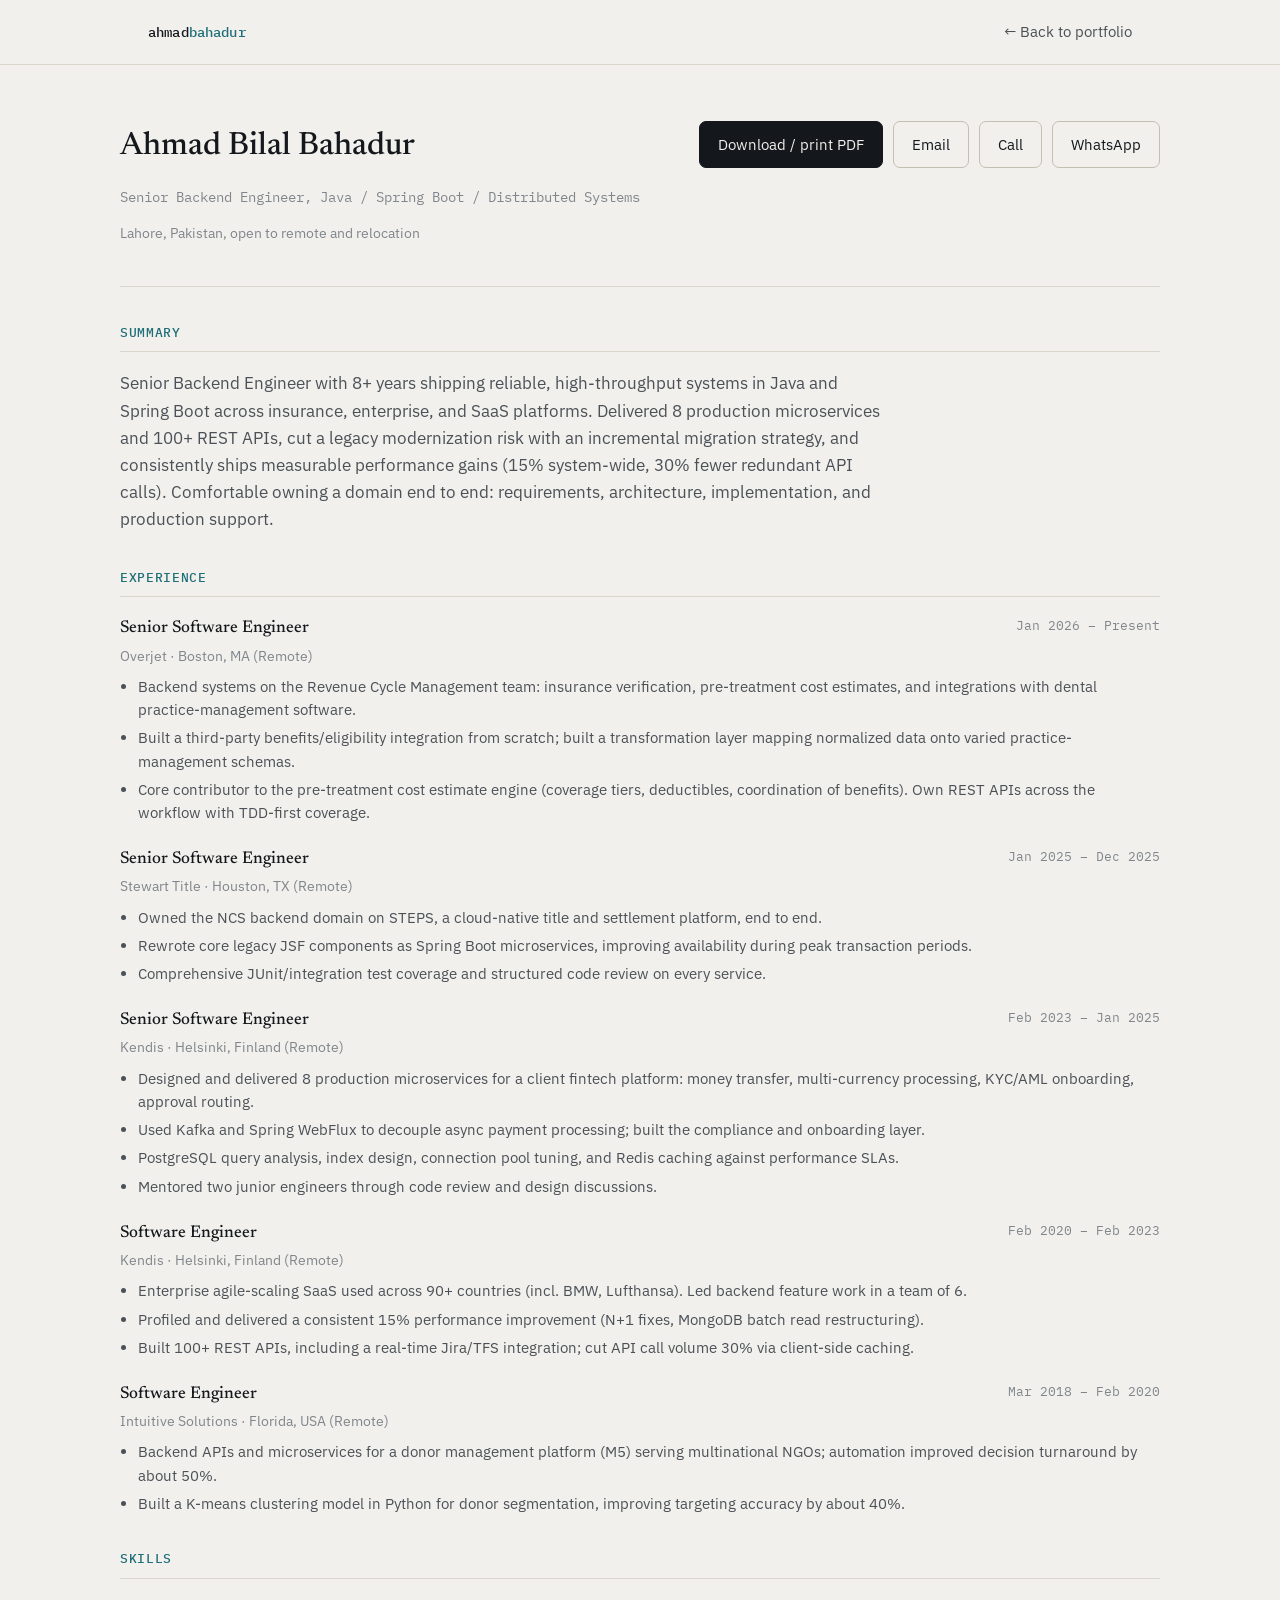
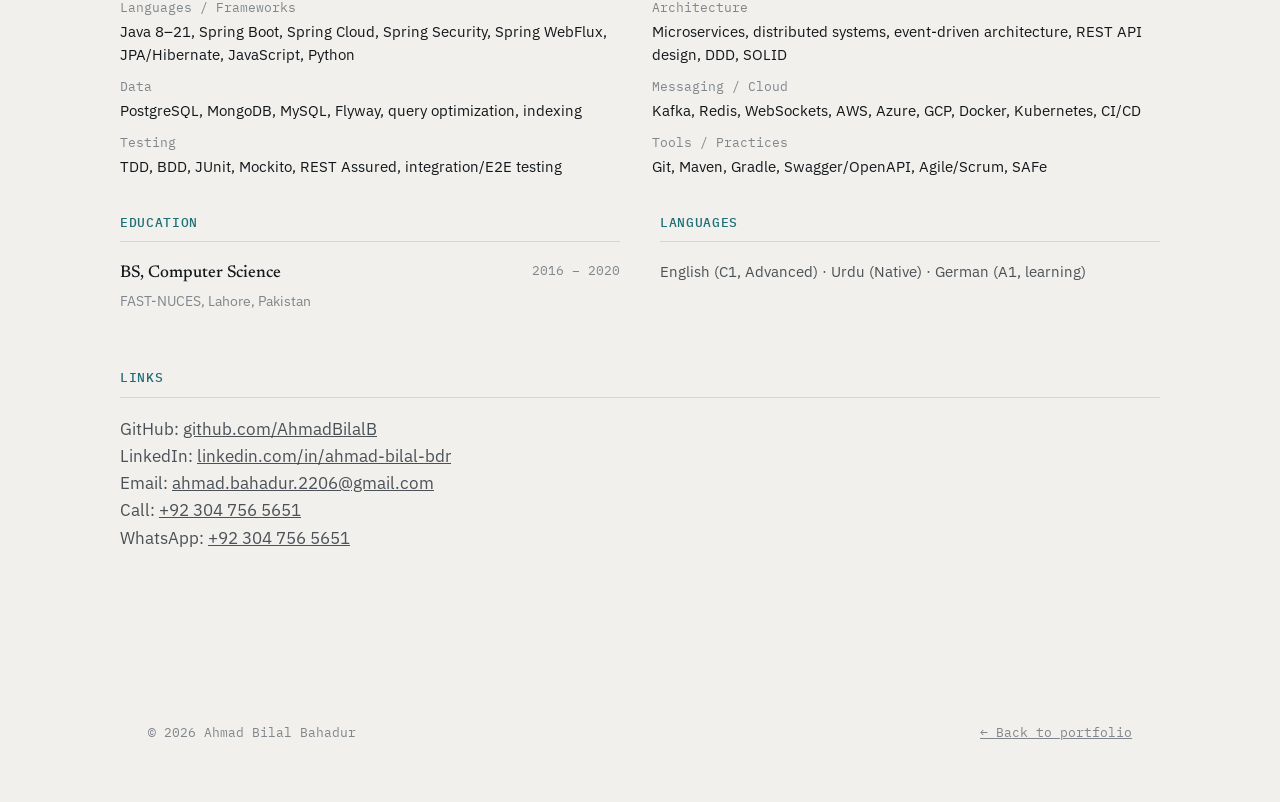
<file: resume.html>
<!DOCTYPE html>
<html lang="en">
<head>
<meta charset="UTF-8">
<meta name="viewport" content="width=device-width, initial-scale=1">
<title>Ahmad Bilal Bahadur | Resume</title>
<meta name="description" content="Resume: Ahmad Bilal Bahadur, Senior Backend Engineer specializing in Java, Spring Boot, and distributed systems.">
<link rel="preconnect" href="https://fonts.googleapis.com">
<link rel="preconnect" href="https://fonts.gstatic.com" crossorigin>
<link href="https://fonts.googleapis.com/css2?family=Newsreader:opsz,wght@6..72,400;6..72,500;6..72,600&family=IBM+Plex+Sans:wght@400;500;600&family=IBM+Plex+Mono:wght@400;500&display=swap" rel="stylesheet">
<link rel="stylesheet" href="styles.css">
<style>
  .resume-page { padding: 56px 0 100px; }
  .resume-head {
    display: flex;
    justify-content: space-between;
    align-items: flex-start;
    flex-wrap: wrap;
    gap: 20px;
    border-bottom: 1px solid var(--line);
    padding-bottom: 28px;
    margin-bottom: 36px;
  }
  .resume-head h1 { font-size: 32px; margin: 0 0 6px; }
  .resume-head .role { color: var(--ink-faint); font-family: var(--mono); font-size: 14px; }
  .resume-head .loc { color: var(--ink-faint); font-size: 13.5px; margin-top: 6px; }
  .resume-actions { display: flex; gap: 10px; }
  .r-section { margin-bottom: 34px; }
  .r-section h2 {
    font-family: var(--mono);
    font-size: 13px;
    text-transform: uppercase;
    letter-spacing: 0.05em;
    color: var(--accent);
    border-bottom: 1px solid var(--line);
    padding-bottom: 8px;
    margin: 0 0 18px;
  }
  .r-role { margin-bottom: 22px; }
  .r-role-head { display: flex; justify-content: space-between; gap: 12px; flex-wrap: wrap; }
  .r-role h3 { font-size: 17px; margin: 0; }
  .r-role .org { color: var(--ink-faint); font-size: 14px; margin: 2px 0 8px; }
  .r-role .when { font-family: var(--mono); font-size: 12.5px; color: var(--ink-faint); white-space: nowrap; }
  .r-role ul { margin: 0; padding-left: 18px; font-size: 14.5px; color: var(--ink-soft); }
  .r-role li + li { margin-top: 5px; }
  .r-skills { display: grid; grid-template-columns: repeat(2, 1fr); gap: 10px 24px; font-size: 14.5px; }
  .r-skills div span.k { color: var(--ink-faint); font-family: var(--mono); font-size: 12.5px; display: block; margin-bottom: 3px; }
  .r-two-col { display: grid; grid-template-columns: 1fr 1fr; gap: 40px; }
  @media (max-width: 600px) {
    .r-skills { grid-template-columns: 1fr; }
    .r-two-col { grid-template-columns: 1fr; gap: 34px; }
  }

  @media print {
    .site-nav, .resume-actions, footer { display: none !important; }
    body { background: #fff; }
    a { color: inherit; text-decoration: none; }
  }
</style>
</head>
<body>

<nav class="site-nav" aria-label="Primary">
  <div class="wrap">
    <a class="nav-mark" href="index.html">ahmad<span>bahadur</span></a>
    <ul class="nav-links" style="display:flex;position:static;height:auto;padding:0;border:none;">
      <li><a href="index.html">← Back to portfolio</a></li>
    </ul>
  </div>
</nav>

<div class="wrap resume-page">
  <div class="resume-head">
    <div>
      <h1>Ahmad Bilal Bahadur</h1>
      <p class="role">Senior Backend Engineer, Java / Spring Boot / Distributed Systems</p>
      <p class="loc">Lahore, Pakistan, open to remote and relocation</p>
    </div>
    <div class="resume-actions">
      <a class="btn btn-primary" href="javascript:window.print()">Download / print PDF</a>
      <a class="btn" href="mailto:ahmad.bahadur.2206@gmail.com">Email</a>
      <a class="btn" href="tel:+923047565651">Call</a>
      <a class="btn" href="https://wa.me/923047565651" target="_blank" rel="noopener">WhatsApp</a>
    </div>
  </div>

  <div class="r-section">
    <h2>Summary</h2>
    <p class="prose">Senior Backend Engineer with 8+ years shipping reliable, high-throughput systems in Java and Spring Boot across insurance, enterprise, and SaaS platforms. Delivered 8 production microservices and 100+ REST APIs, cut a legacy modernization risk with an incremental migration strategy, and consistently ships measurable performance gains (15% system-wide, 30% fewer redundant API calls). Comfortable owning a domain end to end: requirements, architecture, implementation, and production support.</p>
  </div>

  <div class="r-section">
    <h2>Experience</h2>

    <div class="r-role">
      <div class="r-role-head">
        <h3>Senior Software Engineer</h3>
        <span class="when">Jan 2026 – Present</span>
      </div>
      <p class="org">Overjet · Boston, MA (Remote)</p>
      <ul>
        <li>Backend systems on the Revenue Cycle Management team: insurance verification, pre-treatment cost estimates, and integrations with dental practice-management software.</li>
        <li>Built a third-party benefits/eligibility integration from scratch; built a transformation layer mapping normalized data onto varied practice-management schemas.</li>
        <li>Core contributor to the pre-treatment cost estimate engine (coverage tiers, deductibles, coordination of benefits). Own REST APIs across the workflow with TDD-first coverage.</li>
      </ul>
    </div>

    <div class="r-role">
      <div class="r-role-head">
        <h3>Senior Software Engineer</h3>
        <span class="when">Jan 2025 – Dec 2025</span>
      </div>
      <p class="org">Stewart Title · Houston, TX (Remote)</p>
      <ul>
        <li>Owned the NCS backend domain on STEPS, a cloud-native title and settlement platform, end to end.</li>
        <li>Rewrote core legacy JSF components as Spring Boot microservices, improving availability during peak transaction periods.</li>
        <li>Comprehensive JUnit/integration test coverage and structured code review on every service.</li>
      </ul>
    </div>

    <div class="r-role">
      <div class="r-role-head">
        <h3>Senior Software Engineer</h3>
        <span class="when">Feb 2023 – Jan 2025</span>
      </div>
      <p class="org">Kendis · Helsinki, Finland (Remote)</p>
      <ul>
        <li>Designed and delivered 8 production microservices for a client fintech platform: money transfer, multi-currency processing, KYC/AML onboarding, approval routing.</li>
        <li>Used Kafka and Spring WebFlux to decouple async payment processing; built the compliance and onboarding layer.</li>
        <li>PostgreSQL query analysis, index design, connection pool tuning, and Redis caching against performance SLAs.</li>
        <li>Mentored two junior engineers through code review and design discussions.</li>
      </ul>
    </div>

    <div class="r-role">
      <div class="r-role-head">
        <h3>Software Engineer</h3>
        <span class="when">Feb 2020 – Feb 2023</span>
      </div>
      <p class="org">Kendis · Helsinki, Finland (Remote)</p>
      <ul>
        <li>Enterprise agile-scaling SaaS used across 90+ countries (incl. BMW, Lufthansa). Led backend feature work in a team of 6.</li>
        <li>Profiled and delivered a consistent 15% performance improvement (N+1 fixes, MongoDB batch read restructuring).</li>
        <li>Built 100+ REST APIs, including a real-time Jira/TFS integration; cut API call volume 30% via client-side caching.</li>
      </ul>
    </div>

    <div class="r-role">
      <div class="r-role-head">
        <h3>Software Engineer</h3>
        <span class="when">Mar 2018 – Feb 2020</span>
      </div>
      <p class="org">Intuitive Solutions · Florida, USA (Remote)</p>
      <ul>
        <li>Backend APIs and microservices for a donor management platform (M5) serving multinational NGOs; automation improved decision turnaround by about 50%.</li>
        <li>Built a K-means clustering model in Python for donor segmentation, improving targeting accuracy by about 40%.</li>
      </ul>
    </div>
  </div>

  <div class="r-section">
    <h2>Skills</h2>
    <div class="r-skills">
      <div><span class="k">Languages / Frameworks</span>Java 8–21, Spring Boot, Spring Cloud, Spring Security, Spring WebFlux, JPA/Hibernate, JavaScript, Python</div>
      <div><span class="k">Architecture</span>Microservices, distributed systems, event-driven architecture, REST API design, DDD, SOLID</div>
      <div><span class="k">Data</span>PostgreSQL, MongoDB, MySQL, Flyway, query optimization, indexing</div>
      <div><span class="k">Messaging / Cloud</span>Kafka, Redis, WebSockets, AWS, Azure, GCP, Docker, Kubernetes, CI/CD</div>
      <div><span class="k">Testing</span>TDD, BDD, JUnit, Mockito, REST Assured, integration/E2E testing</div>
      <div><span class="k">Tools / Practices</span>Git, Maven, Gradle, Swagger/OpenAPI, Agile/Scrum, SAFe</div>
    </div>
  </div>

  <div class="r-two-col">
    <div class="r-section">
      <h2>Education</h2>
      <div class="r-role">
        <div class="r-role-head">
          <h3>BS, Computer Science</h3>
          <span class="when">2016 – 2020</span>
        </div>
        <p class="org">FAST-NUCES, Lahore, Pakistan</p>
      </div>
    </div>

    <div class="r-section">
      <h2>Languages</h2>
      <p class="prose" style="font-size:14.5px;">English (C1, Advanced) · Urdu (Native) · German (A1, learning)</p>
    </div>
  </div>

  <div class="r-section">
    <h2>Links</h2>
    <p class="prose">
      GitHub: <a href="https://github.com/AhmadBilalB" target="_blank" rel="noopener">github.com/AhmadBilalB</a><br>
      LinkedIn: <a href="https://www.linkedin.com/in/ahmad-bilal-bdr/" target="_blank" rel="noopener">linkedin.com/in/ahmad-bilal-bdr</a><br>
      Email: <a href="mailto:ahmad.bahadur.2206@gmail.com">ahmad.bahadur.2206@gmail.com</a><br>
      Call: <a href="tel:+923047565651">+92 304 756 5651</a><br>
      WhatsApp: <a href="https://wa.me/923047565651" target="_blank" rel="noopener">+92 304 756 5651</a>
    </p>
  </div>
</div>

<footer>
  <div class="wrap" style="display:flex;justify-content:space-between;width:100%;flex-wrap:wrap;gap:10px;">
    <span>© 2026 Ahmad Bilal Bahadur</span>
    <a href="index.html">← Back to portfolio</a>
  </div>
</footer>

</body>
</html>
</file>
<file: styles.css>
/* ==========================================================================
   Ahmad Bilal — Engineering Portfolio
   Tokens
   ========================================================================== */
:root {
  --bg: #f1f0ec;
  --surface: #ffffff;
  --ink: #14181c;
  --ink-soft: #4b5157;
  --ink-faint: #80868c;
  --accent: #1f6f78;
  --accent-deep: #123f45;
  --line: #d9d6cc;
  --line-strong: #c3bfb2;

  --serif: "Newsreader", "Iowan Old Style", Georgia, serif;
  --sans: "IBM Plex Sans", -apple-system, BlinkMacSystemFont, "Segoe UI", sans-serif;
  --mono: "IBM Plex Mono", "SFMono-Regular", Consolas, monospace;

  --content-w: 760px;
  --wide-w: 1040px;
}

@media (prefers-color-scheme: dark) {
  :root:not([data-theme="light"]) {
    --bg: #14181c;
    --surface: #1b2025;
    --ink: #f1f0ec;
    --ink-soft: #c7c3ba;
    --ink-faint: #8a8f94;
    --accent: #5fb8bf;
    --accent-deep: #9fd8dc;
    --line: #2c3238;
    --line-strong: #3a4147;
  }
}
:root[data-theme="dark"] {
  --bg: #14181c;
  --surface: #1b2025;
  --ink: #f1f0ec;
  --ink-soft: #c7c3ba;
  --ink-faint: #8a8f94;
  --accent: #5fb8bf;
  --accent-deep: #9fd8dc;
  --line: #2c3238;
  --line-strong: #3a4147;
}

* { box-sizing: border-box; }
html {
  scroll-behavior: smooth;
  scroll-padding-top: 84px;
}
@media (prefers-reduced-motion: reduce) {
  html { scroll-behavior: auto; }
  * { animation-duration: 0.001ms !important; transition-duration: 0.001ms !important; }
}

body {
  margin: 0;
  background: var(--bg);
  color: var(--ink);
  font-family: var(--sans);
  font-size: 17px;
  line-height: 1.6;
  -webkit-font-smoothing: antialiased;
}

a { color: inherit; }
:focus-visible {
  outline: 2px solid var(--accent);
  outline-offset: 3px;
}

.wrap {
  max-width: var(--wide-w);
  margin: 0 auto;
  padding: 0 28px;
}
.prose {
  max-width: var(--content-w);
}

/* ---------- Nav ---------- */
.site-nav {
  position: sticky;
  top: 0;
  z-index: 50;
  background: color-mix(in srgb, var(--bg) 88%, transparent);
  backdrop-filter: blur(8px);
  border-bottom: 1px solid var(--line);
}
.site-nav .wrap {
  display: flex;
  align-items: center;
  justify-content: space-between;
  height: 64px;
}
.nav-mark {
  font-family: var(--mono);
  font-size: 14px;
  letter-spacing: 0.01em;
  text-decoration: none;
  color: var(--ink);
  font-weight: 500;
}
.nav-mark span { color: var(--accent); }

.nav-links {
  display: flex;
  gap: 26px;
  list-style: none;
  margin: 0;
  padding: 0;
}
.nav-links a {
  text-decoration: none;
  font-size: 14.5px;
  color: var(--ink-soft);
  border-bottom: 1px solid transparent;
  padding-bottom: 3px;
  transition: color .15s ease, border-color .15s ease;
}
.nav-links a:hover,
.nav-links a.is-active {
  color: var(--ink);
  border-color: var(--accent);
}
.nav-toggle {
  display: none;
  background: none;
  border: 1px solid var(--line-strong);
  border-radius: 6px;
  width: 40px;
  height: 36px;
  color: var(--ink);
  font-family: var(--mono);
  cursor: pointer;
}

@media (max-width: 820px) {
  .nav-links {
    position: fixed;
    inset: 64px 0 0 0;
    background: var(--bg);
    flex-direction: column;
    padding: 24px 28px;
    gap: 0;
    display: none;
    border-top: 1px solid var(--line);
    height: calc(100vh - 64px);
    overflow-y: auto;
  }
  .nav-links.is-open { display: flex; }
  .nav-links a {
    padding: 14px 0;
    border-bottom: 1px solid var(--line);
    width: 100%;
  }
  .nav-toggle { display: block; }
}

/* ---------- Section scaffolding ---------- */
section {
  padding: 96px 0;
  border-bottom: 1px solid var(--line);
}
section:last-of-type { border-bottom: none; }

.section-head {
  display: flex;
  align-items: baseline;
  gap: 14px;
  margin-bottom: 40px;
}
.section-index {
  font-family: var(--mono);
  font-size: 13px;
  color: var(--accent);
}
.section-title {
  font-family: var(--serif);
  font-size: 30px;
  font-weight: 500;
  margin: 0;
  letter-spacing: -0.01em;
}
.section-kicker {
  font-family: var(--sans);
  color: var(--ink-faint);
  font-size: 15.5px;
  max-width: var(--content-w);
  margin: -24px 0 40px;
}

h1, h2, h3 { font-family: var(--serif); font-weight: 500; }
p { color: var(--ink-soft); }
.prose p + p { margin-top: 1em; }

/* ---------- Hero ---------- */
.hero {
  padding-top: 76px;
  border-bottom: 1px solid var(--line);
}
.hero .wrap {
  display: grid;
  grid-template-columns: 1.1fr 0.9fr;
  gap: 48px;
  align-items: center;
}
.eyebrow {
  font-family: var(--mono);
  font-size: 13.5px;
  color: var(--accent);
  margin: 0 0 18px;
}
.hero h1 {
  font-size: clamp(34px, 4.2vw, 52px);
  line-height: 1.12;
  margin: 0 0 22px;
  max-width: 15ch;
}
.hero-sub {
  font-size: 18px;
  max-width: 46ch;
  margin: 0 0 34px;
}
.hero-ctas {
  display: flex;
  flex-wrap: wrap;
  gap: 12px;
  margin-bottom: 28px;
}
.btn {
  font-family: var(--sans);
  font-size: 14.5px;
  text-decoration: none;
  padding: 11px 18px;
  border-radius: 7px;
  border: 1px solid var(--line-strong);
  color: var(--ink);
  transition: border-color .15s ease, background .15s ease;
}
.btn:hover { border-color: var(--accent); }
.btn-primary {
  background: var(--ink);
  color: var(--bg);
  border-color: var(--ink);
}
.btn-primary:hover { background: var(--accent-deep); border-color: var(--accent-deep); }

.hero-links {
  display: flex;
  gap: 18px;
  font-family: var(--mono);
  font-size: 13.5px;
}
.hero-links a { color: var(--ink-soft); text-decoration: none; }
.hero-links a:hover { color: var(--accent); }

.hero-diagram { width: 100%; height: auto; }
@media (max-width: 820px) {
  .hero .wrap { grid-template-columns: 1fr; }
  .hero-diagram { display: none; }
}

/* ---------- About ---------- */
.about-meta {
  margin-top: 40px;
  display: grid;
  grid-template-columns: repeat(3, 1fr);
  gap: 24px;
  border-top: 1px solid var(--line);
  padding-top: 28px;
}
.about-meta dt {
  font-family: var(--mono);
  font-size: 12.5px;
  color: var(--ink-faint);
  margin-bottom: 6px;
}
.about-meta dd { margin: 0; font-size: 15px; }
@media (max-width: 600px) {
  .about-meta { grid-template-columns: 1fr; }
}

/* ---------- Career timeline ---------- */
.timeline { list-style: none; margin: 0; padding: 0; }
.tl-item {
  display: grid;
  grid-template-columns: 160px 1fr;
  gap: 28px;
  padding: 32px 0;
  border-top: 1px solid var(--line);
}
.tl-item:first-child { border-top: none; }
.tl-when {
  font-family: var(--mono);
  font-size: 13px;
  color: var(--ink-faint);
  padding-top: 4px;
}
.tl-when .tag {
  display: inline-block;
  margin-top: 8px;
  font-size: 11.5px;
  color: var(--accent);
  border: 1px solid var(--accent);
  border-radius: 20px;
  padding: 2px 9px;
}
.tl-role { font-size: 20px; margin: 0 0 2px; }
.tl-org { color: var(--ink-faint); font-size: 14.5px; margin: 0 0 14px; }
.tl-item ul { margin: 0; padding-left: 20px; color: var(--ink-soft); font-size: 15px; }
.tl-item li + li { margin-top: 6px; }
.tl-note {
  margin-top: 14px;
  font-size: 13.5px;
  color: var(--ink-faint);
  font-style: italic;
}
@media (max-width: 620px) {
  .tl-item { grid-template-columns: 1fr; gap: 10px; }
}

/* ---------- Case studies ---------- */
.case-list { display: flex; flex-direction: column; gap: 0; }
.case {
  padding: 36px 0;
  border-top: 1px solid var(--line);
  display: grid;
  grid-template-columns: 220px 1fr;
  gap: 32px;
}
.case:first-child { border-top: none; }
.case-tag {
  font-family: var(--mono);
  font-size: 12.5px;
  color: var(--accent);
  text-transform: uppercase;
  letter-spacing: 0.04em;
}
.case h3 { font-size: 21px; margin: 8px 0 12px; }
.case p { font-size: 15.5px; max-width: 62ch; }
.case-stack {
  margin-top: 14px;
  display: flex;
  flex-wrap: wrap;
  gap: 8px;
}
.chip {
  font-family: var(--mono);
  font-size: 12px;
  color: var(--ink-soft);
  border: 1px solid var(--line-strong);
  border-radius: 20px;
  padding: 3px 10px;
}
@media (max-width: 700px) {
  .case { grid-template-columns: 1fr; }
}

/* ---------- Projects ---------- */
.proj-subhead {
  font-family: var(--mono);
  font-size: 12.5px;
  text-transform: uppercase;
  letter-spacing: 0.05em;
  color: var(--ink-faint);
  margin: 44px 0 16px;
}
.proj-subhead:first-child { margin-top: 0; }
.proj-context {
  font-family: var(--mono);
  font-size: 11.5px;
  color: var(--ink-faint);
  margin: 2px 0 10px;
}
.proj-grid {
  display: grid;
  grid-template-columns: repeat(2, 1fr);
  gap: 1px;
  background: var(--line);
  border: 1px solid var(--line);
}
.proj {
  background: var(--surface);
  padding: 28px;
}
.proj h3 { font-size: 18px; margin: 0 0 4px; }
.proj a.repo-link {
  font-family: var(--mono);
  font-size: 12.5px;
  color: var(--accent);
  text-decoration: none;
}
.proj p { font-size: 14.5px; margin: 10px 0 12px; }
.proj .case-stack { margin-top: 10px; }
@media (max-width: 700px) {
  .proj-grid { grid-template-columns: 1fr; }
}

/* ---------- Skills ---------- */
.skill-grid {
  display: grid;
  grid-template-columns: repeat(3, 1fr);
  gap: 32px 28px;
}
.skill-group h3 {
  font-family: var(--mono);
  font-weight: 500;
  font-size: 13px;
  color: var(--ink-faint);
  text-transform: uppercase;
  letter-spacing: 0.05em;
  margin: 0 0 12px;
}
.skill-group ul { list-style: none; margin: 0; padding: 0; font-size: 15px; }
.skill-group li {
  padding: 7px 0;
  border-top: 1px solid var(--line);
}
.skill-group li:first-child { border-top: none; }
@media (max-width: 700px) {
  .skill-grid { grid-template-columns: 1fr 1fr; }
}
@media (max-width: 480px) {
  .skill-grid { grid-template-columns: 1fr; }
}

/* ---------- Philosophy ---------- */
.principles {
  display: grid;
  grid-template-columns: 1fr 1fr;
  gap: 1px;
  background: var(--line);
  border: 1px solid var(--line);
}
.principle { background: var(--surface); padding: 30px; }
.principle h3 { font-size: 17.5px; margin: 0 0 10px; }
.principle p { font-size: 14.5px; margin: 0; }
@media (max-width: 700px) {
  .principles { grid-template-columns: 1fr; }
}

/* ---------- Writing ---------- */
.notes-list { list-style: none; margin: 0; padding: 0; }
.note-item {
  display: flex;
  justify-content: space-between;
  gap: 20px;
  padding: 18px 0;
  border-top: 1px solid var(--line);
  font-size: 15px;
}
.note-item:first-child { border-top: none; }
.note-status {
  font-family: var(--mono);
  font-size: 12px;
  color: var(--ink-faint);
  white-space: nowrap;
}

/* ---------- Resume CTA block ---------- */
.resume-cta {
  display: flex;
  align-items: center;
  justify-content: space-between;
  flex-wrap: wrap;
  gap: 20px;
  background: var(--surface);
  border: 1px solid var(--line);
  border-radius: 10px;
  padding: 28px 32px;
}
.resume-cta p { margin: 0; max-width: 48ch; }

/* ---------- Contact ---------- */
.contact-grid {
  display: grid;
  grid-template-columns: 1.1fr 0.9fr;
  gap: 48px;
}
.contact-list { list-style: none; margin: 24px 0 0; padding: 0; }
.contact-list li {
  display: flex;
  justify-content: space-between;
  padding: 14px 0;
  border-top: 1px solid var(--line);
  font-size: 15px;
}
.contact-list li:first-child { border-top: none; }
.contact-list a { text-decoration: none; color: var(--accent); }
.avail-list {
  list-style: none;
  margin: 24px 0 0;
  padding: 0;
  font-family: var(--mono);
  font-size: 13.5px;
}
.avail-list li {
  padding: 8px 0;
  border-top: 1px solid var(--line);
  color: var(--ink-soft);
}
.avail-list li:first-child { border-top: none; }
@media (max-width: 700px) {
  .contact-grid { grid-template-columns: 1fr; }
}

.r-note {
  font-size: 12.5px;
  color: var(--ink-faint);
  font-style: italic;
  margin: 4px 0 10px;
}

/* ---------- Stats bar ---------- */
.stats-bar {
  border-bottom: 1px solid var(--line);
  background: var(--surface);
}
.stats-bar .wrap {
  display: grid;
  grid-template-columns: repeat(4, 1fr);
  gap: 1px;
  background: var(--line);
}
.stat {
  background: var(--surface);
  padding: 26px 24px;
  text-align: center;
}
.stat .num {
  font-family: var(--mono);
  font-size: 26px;
  color: var(--accent);
  display: block;
  margin-bottom: 4px;
}
.stat .label {
  font-size: 13px;
  color: var(--ink-faint);
}
@media (max-width: 700px) {
  .stats-bar .wrap { grid-template-columns: repeat(2, 1fr); }
}

/* ---------- About / interests ---------- */
.interests-line {
  margin-top: 18px;
  font-size: 14.5px;
  color: var(--ink-faint);
}

/* ---------- Contact form ---------- */
.contact-form {
  margin-top: 28px;
  display: flex;
  flex-direction: column;
  gap: 14px;
}
.contact-form label {
  font-family: var(--mono);
  font-size: 12.5px;
  color: var(--ink-faint);
  display: block;
  margin-bottom: 6px;
}
.contact-form input,
.contact-form textarea {
  width: 100%;
  font-family: var(--sans);
  font-size: 14.5px;
  color: var(--ink);
  background: var(--surface);
  border: 1px solid var(--line-strong);
  border-radius: 6px;
  padding: 10px 12px;
}
.contact-form textarea { resize: vertical; min-height: 100px; }
.contact-form button {
  align-self: flex-start;
}
.cf-status {
  font-size: 13.5px;
  color: var(--accent);
  margin: 0;
  min-height: 1.2em;
}

footer {
  padding: 36px 0 60px;
  font-family: var(--mono);
  font-size: 12.5px;
  color: var(--ink-faint);
  display: flex;
  justify-content: space-between;
  flex-wrap: wrap;
  gap: 10px;
}
footer a { color: var(--ink-faint); }
footer a:hover { color: var(--accent); }
</file>
